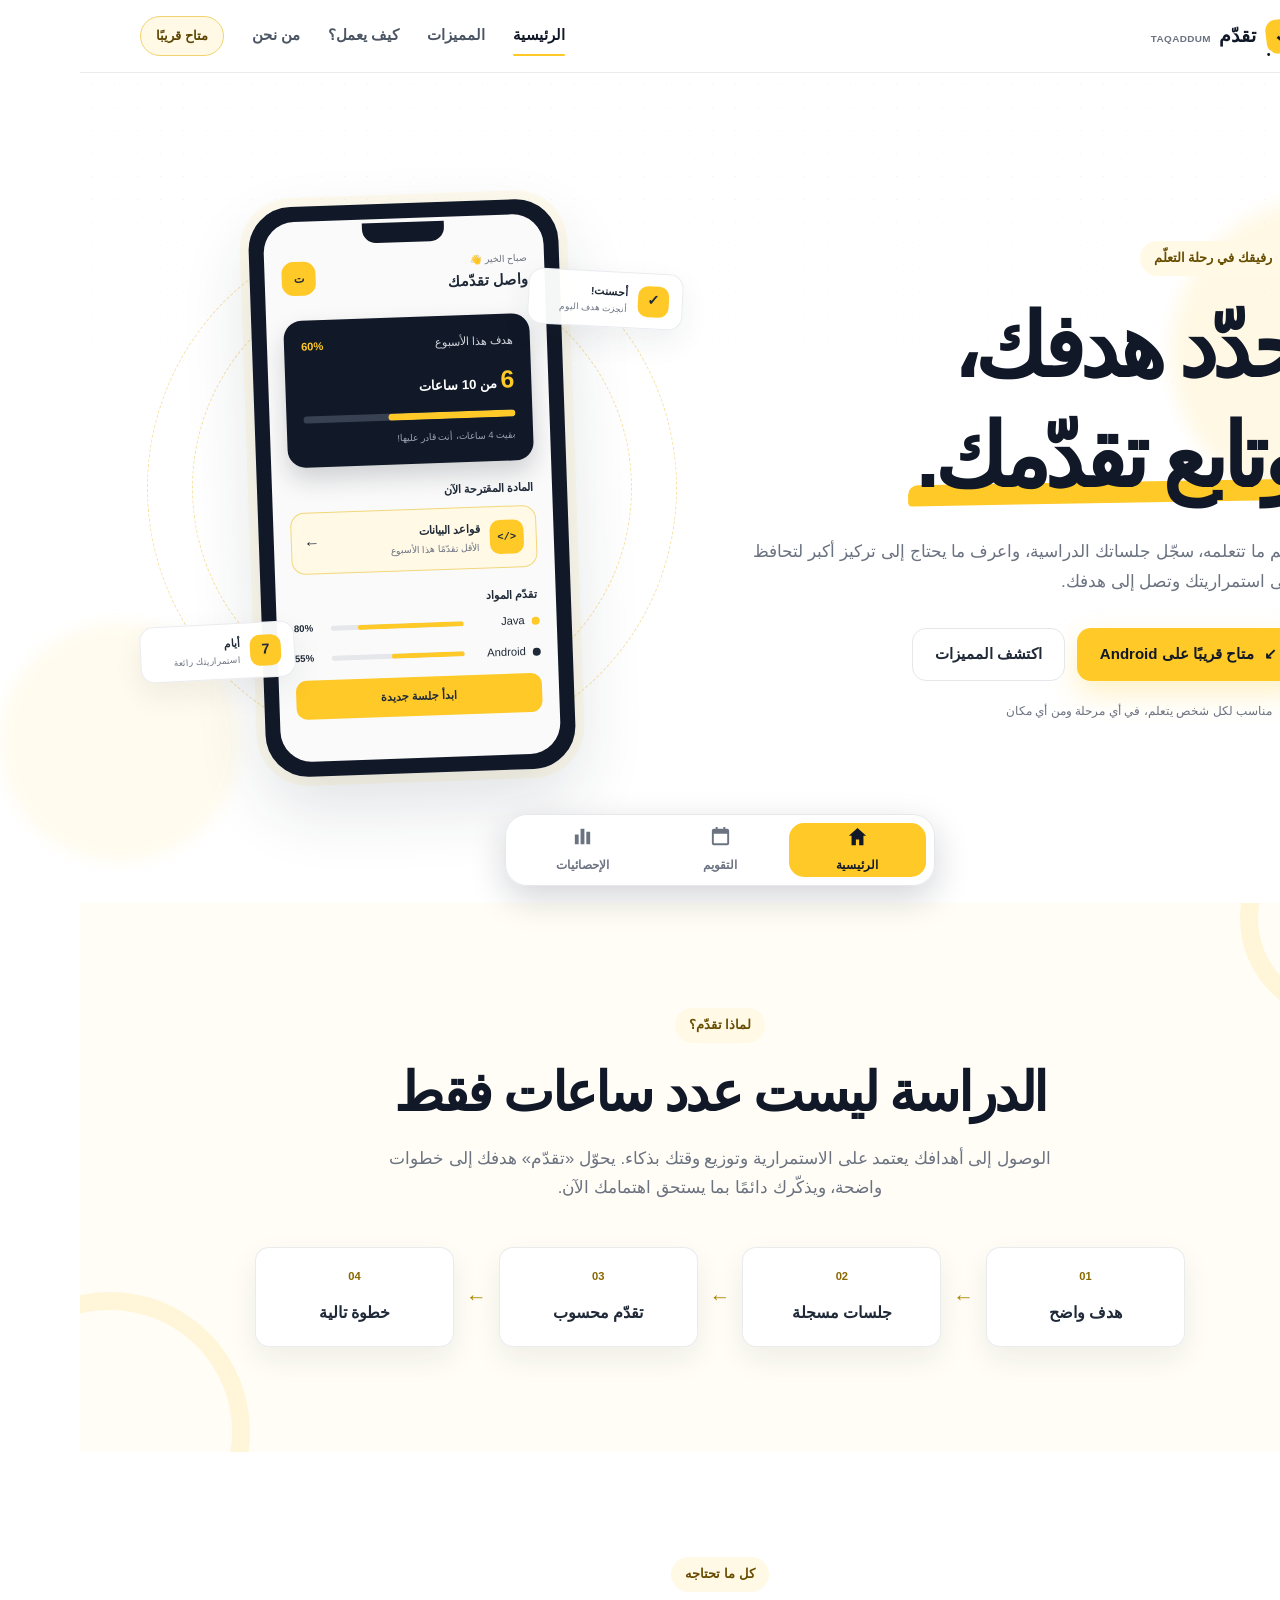
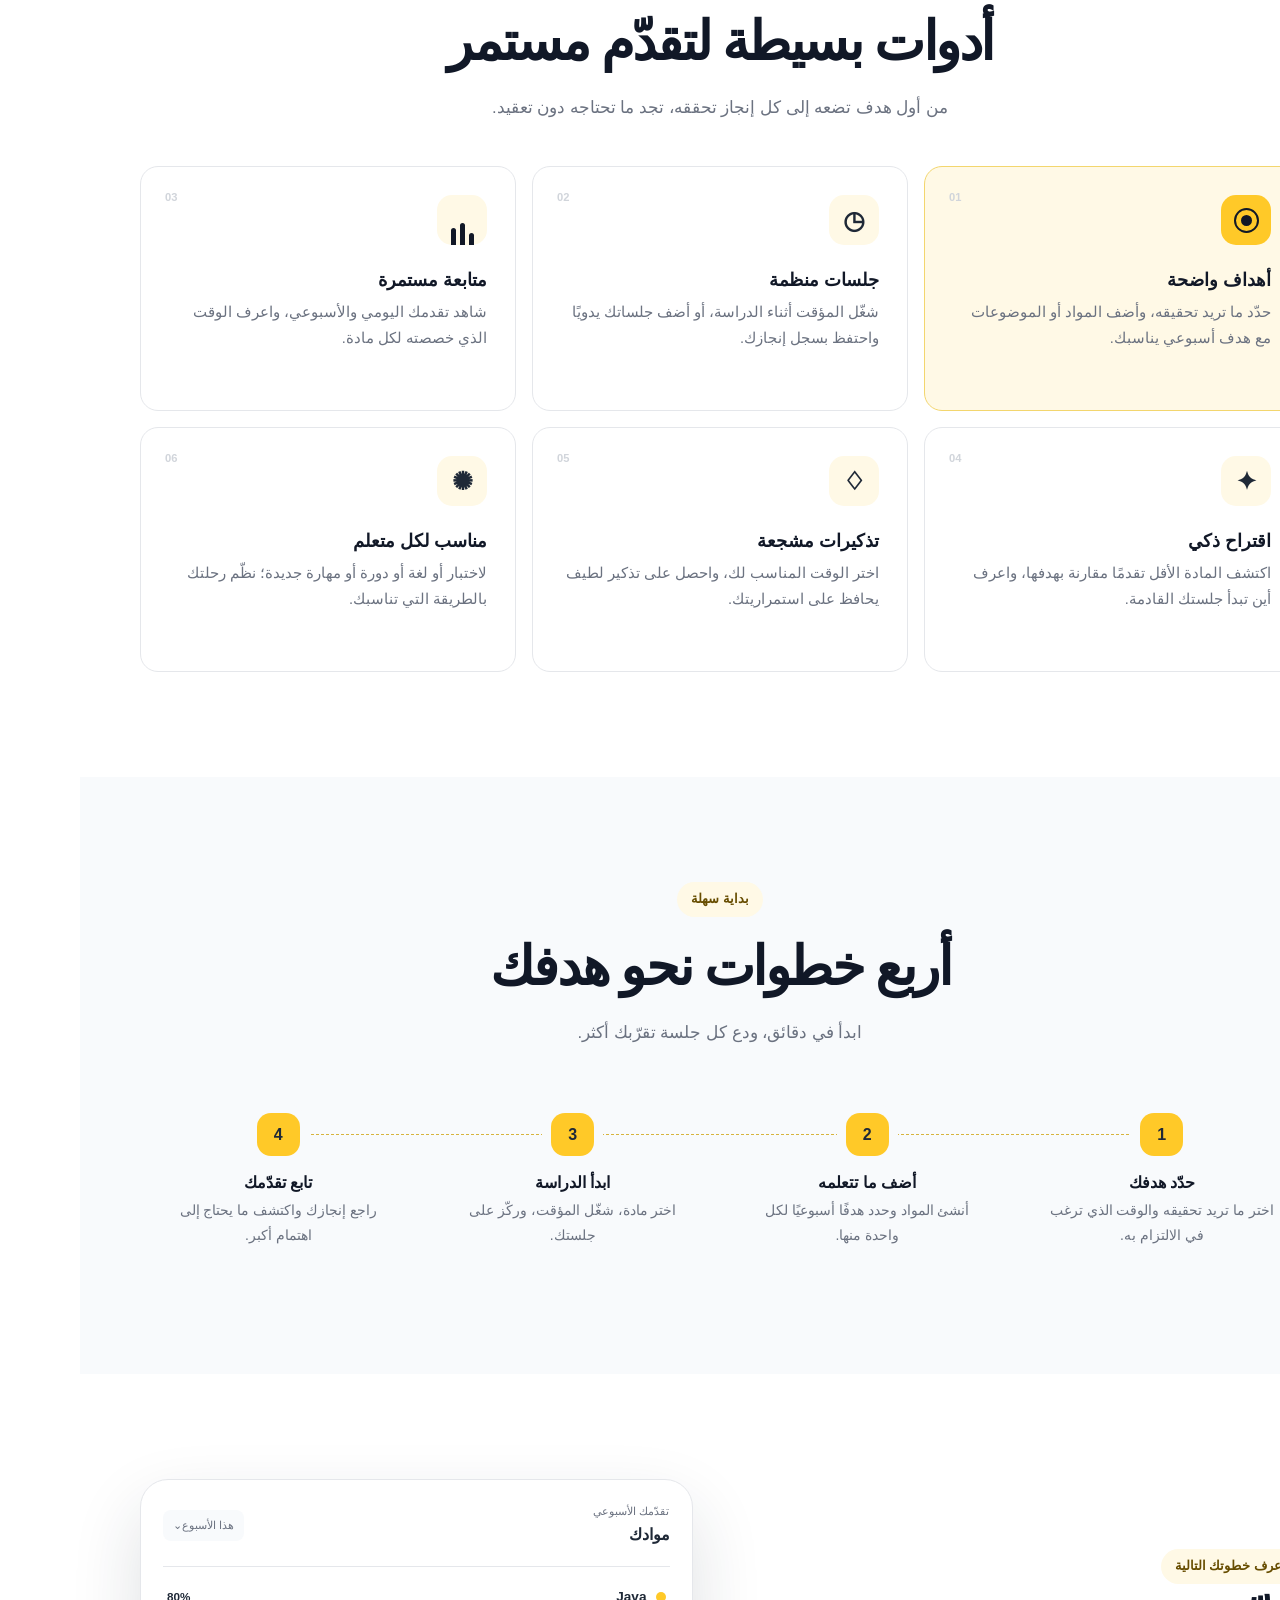
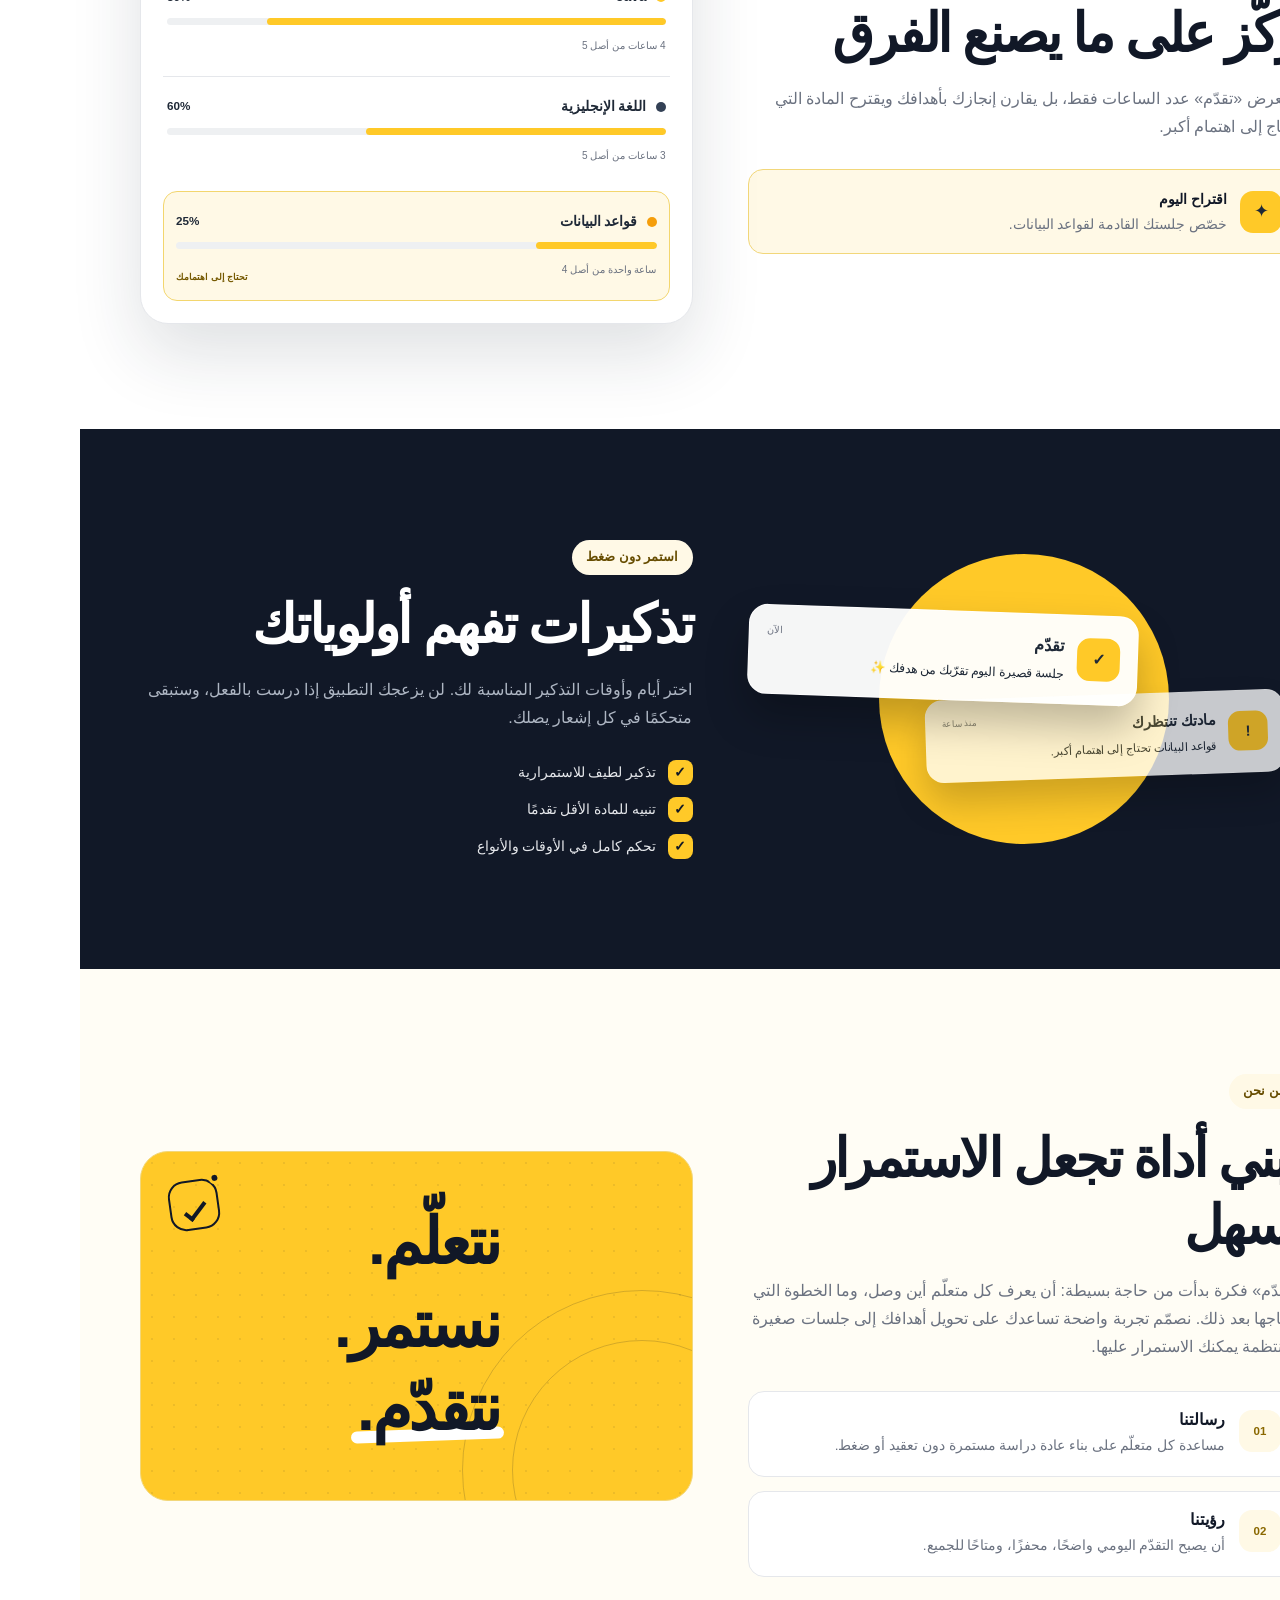
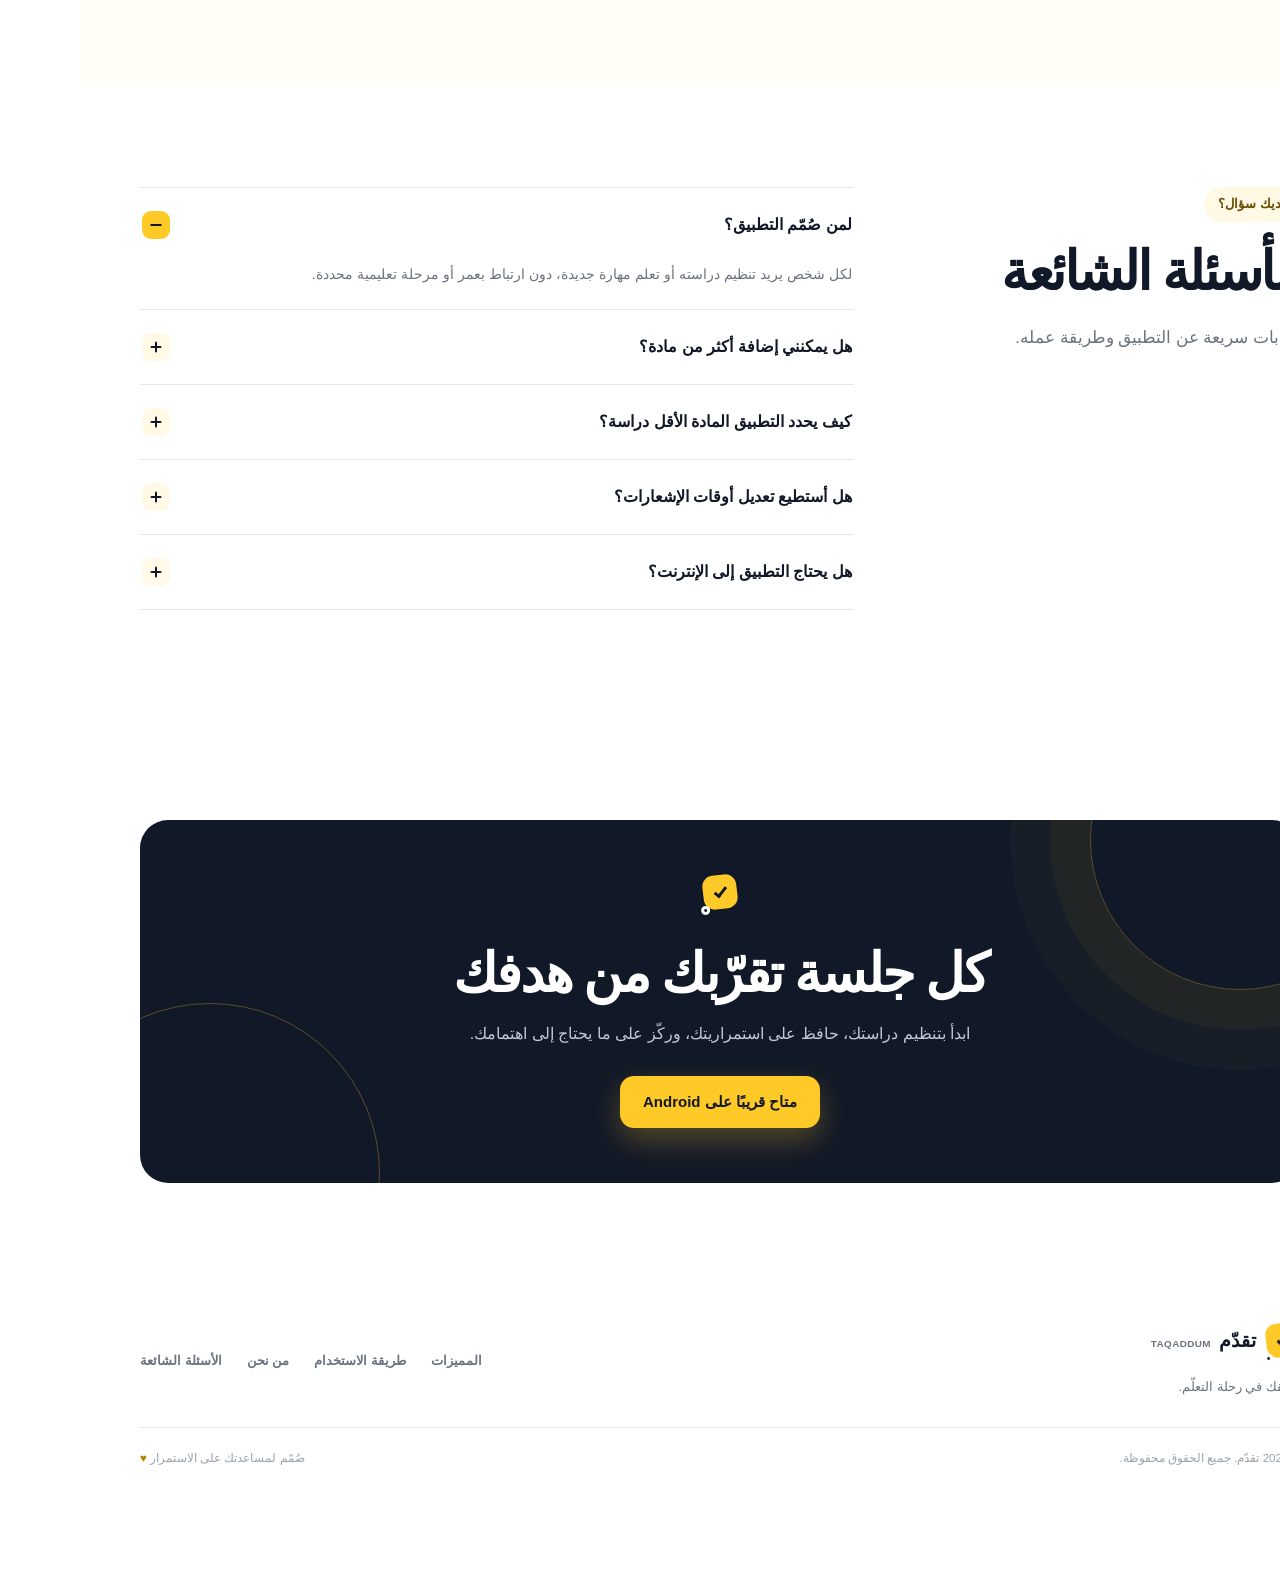
<file: index.html>
<!doctype html>
<html lang="ar" dir="rtl" class="no-js">
<head>
  <meta charset="UTF-8">
  <meta name="viewport" content="width=device-width, initial-scale=1.0">
  <meta name="description" content="تقدّم تطبيق Android يساعدك على تحديد أهدافك الدراسية، تسجيل جلساتك، ومتابعة تقدمك باستمرار.">
  <meta name="theme-color" content="#ffc928">
  <meta property="og:type" content="website">
  <meta property="og:locale" content="ar_SA">
  <meta property="og:title" content="تقدّم | حدّد هدفك، وتابع تقدّمك">
  <meta property="og:description" content="نظّم ما تتعلمه، تابع جلساتك، واعرف ما يحتاج إلى تركيز أكبر.">
  <meta name="twitter:card" content="summary">
  <meta name="twitter:title" content="تقدّم | Taqaddum">
  <meta name="twitter:description" content="رفيقك لتنظيم الدراسة والمحافظة على الاستمرارية.">
  <title>تقدّم | حدّد هدفك، وتابع تقدّمك</title>
  <link rel="stylesheet" href="css/style.css">
  <script>document.documentElement.classList.replace("no-js", "js");</script>
  <script src="js/main.js" defer></script>
</head>
<body>
  <a class="skip-link" href="#main-content">انتقل إلى المحتوى الرئيسي</a>

  <header class="site-header">
    <div class="container header-inner">
      <a class="brand" href="index.html" aria-label="تقدّم، الصفحة الرئيسية">
        <span class="brand-mark" aria-hidden="true"><span></span></span>
        <span class="brand-name">تقدّم <bdi lang="en">Taqaddum</bdi></span>
      </a>
      <button class="menu-toggle" type="button" aria-expanded="false" aria-controls="main-navigation" aria-label="فتح قائمة التنقل">
        <span></span><span></span><span></span>
      </button>
      <nav id="main-navigation" class="site-nav" aria-label="التنقل الرئيسي">
        <a href="index.html" aria-current="page">الرئيسية</a>
        <a href="features.html">المميزات</a>
        <a href="how-it-works.html">كيف يعمل؟</a>
        <a href="about.html">من نحن</a>
        <span class="nav-status" aria-label="التطبيق متاح قريبًا">متاح قريبًا</span>
      </nav>
    </div>
  </header>

  <main id="main-content">
    <section id="top" class="hero section">
      <div class="hero-glow glow-one" aria-hidden="true"></div>
      <div class="hero-glow glow-two" aria-hidden="true"></div>
      <div class="container hero-grid">
        <div class="hero-copy">
          <span class="eyebrow"><span aria-hidden="true">●</span> رفيقك في رحلة التعلّم</span>
          <h1>حدّد هدفك،<br><span>وتابع تقدّمك.</span></h1>
          <p>نظّم ما تتعلمه، سجّل جلساتك الدراسية، واعرف ما يحتاج إلى تركيز أكبر لتحافظ على استمراريتك وتصل إلى هدفك.</p>
          <div class="hero-actions">
            <button class="button button-primary" type="button" disabled><span aria-hidden="true">↙</span> متاح قريبًا على Android</button>
            <a class="button button-secondary" href="features.html">اكتشف المميزات</a>
          </div>
          <p class="hero-note"><span aria-hidden="true">✓</span> مناسب لكل شخص يتعلم، في أي مرحلة ومن أي مكان</p>
        </div>

        <div class="phone-stage" aria-label="نموذج توضيحي لشاشة تطبيق تقدّم">
          <div class="orbit orbit-one" aria-hidden="true"></div>
          <div class="orbit orbit-two" aria-hidden="true"></div>
          <div class="floating-chip chip-goal" aria-hidden="true">
            <span>✓</span><div><b>أحسنت!</b><small>أنجزت هدف اليوم</small></div>
          </div>
          <div class="floating-chip chip-streak" aria-hidden="true">
            <span>7</span><div><b>أيام</b><small>استمراريتك رائعة</small></div>
          </div>
          <div class="phone">
            <div class="phone-speaker" aria-hidden="true"></div>
            <div class="phone-screen">
              <div class="app-topbar">
                <div><small>صباح الخير 👋</small><strong>واصل تقدّمك</strong></div>
                <span class="avatar" aria-hidden="true">ت</span>
              </div>
              <article class="weekly-card">
                <div class="card-label-row"><span>هدف هذا الأسبوع</span><b>60%</b></div>
                <strong><span>6</span> من 10 ساعات</strong>
                <div class="progress-track" aria-label="أنجزت 60 بالمئة من هدف الأسبوع"><span style="width:60%"></span></div>
                <small>بقيت 4 ساعات، أنت قادر عليها!</small>
              </article>
              <p class="app-section-title">المادة المقترحة الآن</p>
              <article class="suggestion-card">
                <span class="subject-icon" aria-hidden="true">&lt;/&gt;</span>
                <div><strong>قواعد البيانات</strong><small>الأقل تقدّمًا هذا الأسبوع</small></div>
                <span class="arrow" aria-hidden="true">←</span>
              </article>
              <p class="app-section-title">تقدّم المواد</p>
              <div class="subject-row"><span class="subject-dot yellow"></span><span>Java</span><div class="mini-progress"><span style="width:80%"></span></div><b>80%</b></div>
              <div class="subject-row"><span class="subject-dot dark"></span><span>Android</span><div class="mini-progress"><span style="width:55%"></span></div><b>55%</b></div>
              <div class="start-session" aria-hidden="true">ابدأ جلسة جديدة</div>
            </div>
          </div>
        </div>
      </div>
    </section>

    <section class="problem section" aria-labelledby="problem-title">
      <div class="container narrow center-text">
        <span class="section-tag">لماذا تقدّم؟</span>
        <h2 id="problem-title">الدراسة ليست عدد ساعات فقط</h2>
        <p class="section-lead">الوصول إلى أهدافك يعتمد على الاستمرارية وتوزيع وقتك بذكاء. يحوّل «تقدّم» هدفك إلى خطوات واضحة، ويذكّرك دائمًا بما يستحق اهتمامك الآن.</p>
        <div class="problem-flow" aria-label="رحلة التقدم في التطبيق">
          <div><span>01</span><strong>هدف واضح</strong></div><i aria-hidden="true">←</i>
          <div><span>02</span><strong>جلسات مسجلة</strong></div><i aria-hidden="true">←</i>
          <div><span>03</span><strong>تقدّم محسوب</strong></div><i aria-hidden="true">←</i>
          <div><span>04</span><strong>خطوة تالية</strong></div>
        </div>
      </div>
    </section>

    <section id="features" class="features section" aria-labelledby="features-title">
      <div class="container">
        <div class="section-heading center-text">
          <span class="section-tag">كل ما تحتاجه</span>
          <h2 id="features-title">أدوات بسيطة لتقدّم مستمر</h2>
          <p>من أول هدف تضعه إلى كل إنجاز تحققه، تجد ما تحتاجه دون تعقيد.</p>
        </div>
        <div class="feature-grid">
          <article class="feature-card featured"><span class="feature-number">01</span><div class="feature-icon target-icon" aria-hidden="true"><span></span></div><h3>أهداف واضحة</h3><p>حدّد ما تريد تحقيقه، وأضف المواد أو الموضوعات مع هدف أسبوعي يناسبك.</p></article>
          <article class="feature-card"><span class="feature-number">02</span><div class="feature-icon" aria-hidden="true">◷</div><h3>جلسات منظمة</h3><p>شغّل المؤقت أثناء الدراسة، أو أضف جلساتك يدويًا واحتفظ بسجل إنجازك.</p></article>
          <article class="feature-card"><span class="feature-number">03</span><div class="feature-icon chart-icon" aria-hidden="true"><i></i><i></i><i></i></div><h3>متابعة مستمرة</h3><p>شاهد تقدمك اليومي والأسبوعي، واعرف الوقت الذي خصصته لكل مادة.</p></article>
          <article class="feature-card"><span class="feature-number">04</span><div class="feature-icon" aria-hidden="true">✦</div><h3>اقتراح ذكي</h3><p>اكتشف المادة الأقل تقدمًا مقارنة بهدفها، واعرف أين تبدأ جلستك القادمة.</p></article>
          <article class="feature-card"><span class="feature-number">05</span><div class="feature-icon" aria-hidden="true">♢</div><h3>تذكيرات مشجعة</h3><p>اختر الوقت المناسب لك، واحصل على تذكير لطيف يحافظ على استمراريتك.</p></article>
          <article class="feature-card"><span class="feature-number">06</span><div class="feature-icon" aria-hidden="true">✺</div><h3>مناسب لكل متعلم</h3><p>لاختبار أو لغة أو دورة أو مهارة جديدة؛ نظّم رحلتك بالطريقة التي تناسبك.</p></article>
        </div>
      </div>
    </section>

    <section id="how-it-works" class="how-it-works section" aria-labelledby="how-title">
      <div class="container">
        <div class="section-heading center-text"><span class="section-tag">بداية سهلة</span><h2 id="how-title">أربع خطوات نحو هدفك</h2><p>ابدأ في دقائق، ودع كل جلسة تقرّبك أكثر.</p></div>
        <ol class="steps-list">
          <li><span class="step-number">1</span><div><h3>حدّد هدفك</h3><p>اختر ما تريد تحقيقه والوقت الذي ترغب في الالتزام به.</p></div></li>
          <li><span class="step-number">2</span><div><h3>أضف ما تتعلمه</h3><p>أنشئ المواد وحدد هدفًا أسبوعيًا لكل واحدة منها.</p></div></li>
          <li><span class="step-number">3</span><div><h3>ابدأ الدراسة</h3><p>اختر مادة، شغّل المؤقت، وركّز على جلستك.</p></div></li>
          <li><span class="step-number">4</span><div><h3>تابع تقدّمك</h3><p>راجع إنجازك واكتشف ما يحتاج إلى اهتمام أكبر.</p></div></li>
        </ol>
      </div>
    </section>

    <section class="smart-suggestion section" aria-labelledby="suggestion-title">
      <div class="container suggestion-grid">
        <div class="suggestion-copy">
          <span class="section-tag">اعرف خطوتك التالية</span><h2 id="suggestion-title">ركّز على ما يصنع الفرق</h2>
          <p>لا يعرض «تقدّم» عدد الساعات فقط، بل يقارن إنجازك بأهدافك ويقترح المادة التي تحتاج إلى اهتمام أكبر.</p>
          <div class="tip-box"><span aria-hidden="true">✦</span><p><strong>اقتراح اليوم</strong>خصّص جلستك القادمة لقواعد البيانات.</p></div>
        </div>
        <div class="progress-panel" aria-label="مثال على تقدم المواد">
          <div class="panel-header"><div><small>تقدّمك الأسبوعي</small><strong>موادك</strong></div><span>هذا الأسبوع⌄</span></div>
          <div class="progress-item"><div><span class="panel-dot java"></span><strong>Java</strong><b>80%</b></div><div class="panel-track"><span style="width:80%"></span></div><small>4 ساعات من أصل 5</small></div>
          <div class="progress-item"><div><span class="panel-dot english"></span><strong>اللغة الإنجليزية</strong><b>60%</b></div><div class="panel-track"><span style="width:60%"></span></div><small>3 ساعات من أصل 5</small></div>
          <div class="progress-item needs-attention"><div><span class="panel-dot database"></span><strong>قواعد البيانات</strong><b>25%</b></div><div class="panel-track"><span style="width:25%"></span></div><small>ساعة واحدة من أصل 4</small><span class="attention-label">تحتاج إلى اهتمامك</span></div>
        </div>
      </div>
    </section>

    <section class="reminders section" aria-labelledby="reminders-title">
      <div class="container reminders-grid">
        <div class="notification-stack" aria-label="أمثلة على تذكيرات التطبيق">
          <article class="notification-card front"><span class="notification-logo">✓</span><div><strong>تقدّم</strong><small>الآن</small><p>جلسة قصيرة اليوم تقرّبك من هدفك ✨</p></div></article>
          <article class="notification-card back"><span class="notification-logo">!</span><div><strong>مادتك تنتظرك</strong><small>منذ ساعة</small><p>قواعد البيانات تحتاج إلى اهتمام أكبر.</p></div></article>
        </div>
        <div class="reminders-copy">
          <span class="section-tag">استمر دون ضغط</span><h2 id="reminders-title">تذكيرات تفهم أولوياتك</h2>
          <p>اختر أيام وأوقات التذكير المناسبة لك. لن يزعجك التطبيق إذا درست بالفعل، وستبقى متحكمًا في كل إشعار يصلك.</p>
          <ul class="check-list"><li><span>✓</span> تذكير لطيف للاستمرارية</li><li><span>✓</span> تنبيه للمادة الأقل تقدمًا</li><li><span>✓</span> تحكم كامل في الأوقات والأنواع</li></ul>
        </div>
      </div>
    </section>

    <section id="about" class="about section" aria-labelledby="about-title">
      <div class="container about-grid">
        <div class="about-visual" aria-hidden="true">
          <div class="about-mark"><span></span></div>
          <p>نتعلّم.<br>نستمر.<br><strong>نتقدّم.</strong></p>
          <span class="about-orbit orbit-small"></span>
          <span class="about-orbit orbit-large"></span>
        </div>
        <div class="about-copy">
          <span class="section-tag">من نحن</span>
          <h2 id="about-title">نبني أداة تجعل الاستمرار أسهل</h2>
          <p>
            «تقدّم» فكرة بدأت من حاجة بسيطة: أن يعرف كل متعلّم أين وصل، وما
            الخطوة التي يحتاجها بعد ذلك. نصمّم تجربة واضحة تساعدك على تحويل
            أهدافك إلى جلسات صغيرة ومنتظمة يمكنك الاستمرار عليها.
          </p>
          <div class="about-values">
            <article>
              <span aria-hidden="true">01</span>
              <div><h3>رسالتنا</h3><p>مساعدة كل متعلّم على بناء عادة دراسة مستمرة دون تعقيد أو ضغط.</p></div>
            </article>
            <article>
              <span aria-hidden="true">02</span>
              <div><h3>رؤيتنا</h3><p>أن يصبح التقدّم اليومي واضحًا، محفزًا، ومتاحًا للجميع.</p></div>
            </article>
          </div>
        </div>
      </div>
    </section>

    <section id="faq" class="faq section" aria-labelledby="faq-title">
      <div class="container faq-layout">
        <div class="faq-intro"><span class="section-tag">لديك سؤال؟</span><h2 id="faq-title">الأسئلة الشائعة</h2><p>إجابات سريعة عن التطبيق وطريقة عمله.</p></div>
        <div class="accordion">
          <article class="faq-item"><h3><button type="button" aria-expanded="true" aria-controls="answer-1" id="question-1"><span>لمن صُمّم التطبيق؟</span><i aria-hidden="true"></i></button></h3><div class="faq-answer" id="answer-1" role="region" aria-labelledby="question-1"><p>لكل شخص يريد تنظيم دراسته أو تعلم مهارة جديدة، دون ارتباط بعمر أو مرحلة تعليمية محددة.</p></div></article>
          <article class="faq-item"><h3><button type="button" aria-expanded="true" aria-controls="answer-2" id="question-2"><span>هل يمكنني إضافة أكثر من مادة؟</span><i aria-hidden="true"></i></button></h3><div class="faq-answer" id="answer-2" role="region" aria-labelledby="question-2"><p>نعم، يمكنك إضافة عدة مواد أو موضوعات وتحديد هدف أسبوعي مختلف لكل واحد منها.</p></div></article>
          <article class="faq-item"><h3><button type="button" aria-expanded="true" aria-controls="answer-3" id="question-3"><span>كيف يحدد التطبيق المادة الأقل دراسة؟</span><i aria-hidden="true"></i></button></h3><div class="faq-answer" id="answer-3" role="region" aria-labelledby="question-3"><p>يقارن الوقت الذي درسته بالهدف المحدد لكل مادة، ثم يعرض المادة صاحبة أقل نسبة تقدم.</p></div></article>
          <article class="faq-item"><h3><button type="button" aria-expanded="true" aria-controls="answer-4" id="question-4"><span>هل أستطيع تعديل أوقات الإشعارات؟</span><i aria-hidden="true"></i></button></h3><div class="faq-answer" id="answer-4" role="region" aria-labelledby="question-4"><p>نعم، يمكنك اختيار الأيام والأوقات، والتحكم في كل نوع من الإشعارات أو إيقافه.</p></div></article>
          <article class="faq-item"><h3><button type="button" aria-expanded="true" aria-controls="answer-5" id="question-5"><span>هل يحتاج التطبيق إلى الإنترنت؟</span><i aria-hidden="true"></i></button></h3><div class="faq-answer" id="answer-5" role="region" aria-labelledby="question-5"><p>يمكن استخدام الوظائف الأساسية ومتابعة جلساتك دون اتصال بالإنترنت.</p></div></article>
        </div>
      </div>
    </section>

    <section class="final-cta section" aria-labelledby="cta-title">
      <div class="container"><div class="cta-card">
        <div class="cta-decoration decoration-one" aria-hidden="true"></div><div class="cta-decoration decoration-two" aria-hidden="true"></div>
        <span class="brand-mark brand-mark-light" aria-hidden="true"><span></span></span>
        <h2 id="cta-title">كل جلسة تقرّبك من هدفك</h2>
        <p>ابدأ بتنظيم دراستك، حافظ على استمراريتك، وركّز على ما يحتاج إلى اهتمامك.</p>
        <button class="button button-light" type="button" disabled>متاح قريبًا على Android</button>
      </div></div>
    </section>
  </main>

  <footer class="site-footer">
    <div class="container footer-main">
      <div><a class="brand" href="index.html" aria-label="تقدّم، الصفحة الرئيسية"><span class="brand-mark" aria-hidden="true"><span></span></span><span class="brand-name">تقدّم <bdi lang="en">Taqaddum</bdi></span></a><p>رفيقك في رحلة التعلّم.</p></div>
      <nav aria-label="روابط التذييل"><a href="features.html">المميزات</a><a href="how-it-works.html">طريقة الاستخدام</a><a href="about.html">من نحن</a><a href="about.html#faq">الأسئلة الشائعة</a></nav>
    </div>
    <div class="container footer-bottom"><p>© 2026 تقدّم. جميع الحقوق محفوظة.</p><p>صُمّم لمساعدتك على الاستمرار <span aria-hidden="true">♥</span></p></div>
  </footer>

  <nav class="app-bottom-nav" aria-label="صفحات التطبيق">
    <a class="is-active" href="index.html" aria-current="page">
      <svg viewBox="0 0 24 24" aria-hidden="true"><path d="M3 11.2 12 3l9 8.2h-2.8V21h-4.5v-6h-3.4v6H5.8v-9.8Z"/></svg>
      <span>الرئيسية</span>
    </a>
    <a href="calendar.html">
      <svg viewBox="0 0 24 24" aria-hidden="true"><path d="M7 2h2v2h6V2h2v2h2a2 2 0 0 1 2 2v13a2 2 0 0 1-2 2H5a2 2 0 0 1-2-2V6a2 2 0 0 1 2-2h2Zm-2 7v10h14V9Z"/></svg>
      <span>التقويم</span>
    </a>
    <a href="statistics.html">
      <svg viewBox="0 0 24 24" aria-hidden="true"><path d="M4 20h4V10H4Zm6 0h4V4h-4Zm6 0h4V7h-4Z"/></svg>
      <span>الإحصائيات</span>
    </a>
  </nav>
</body>
</html>
</file>
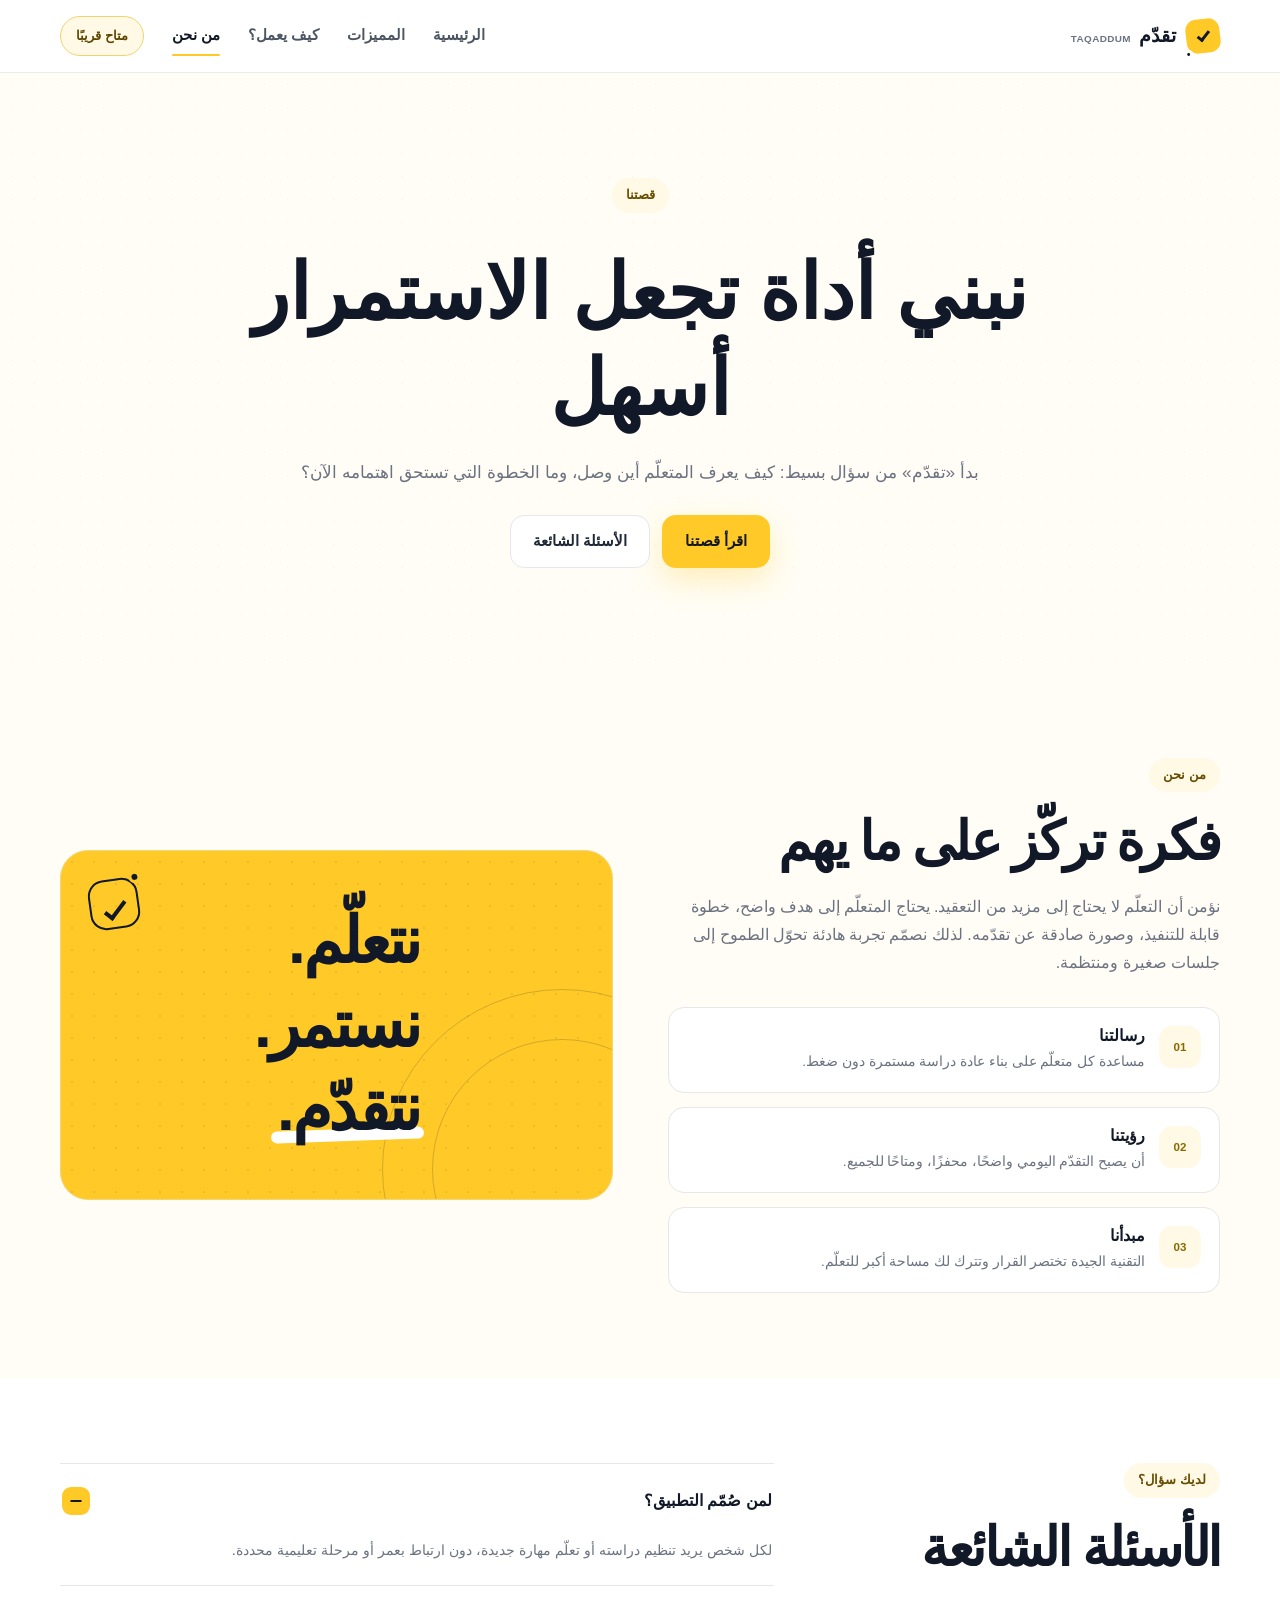
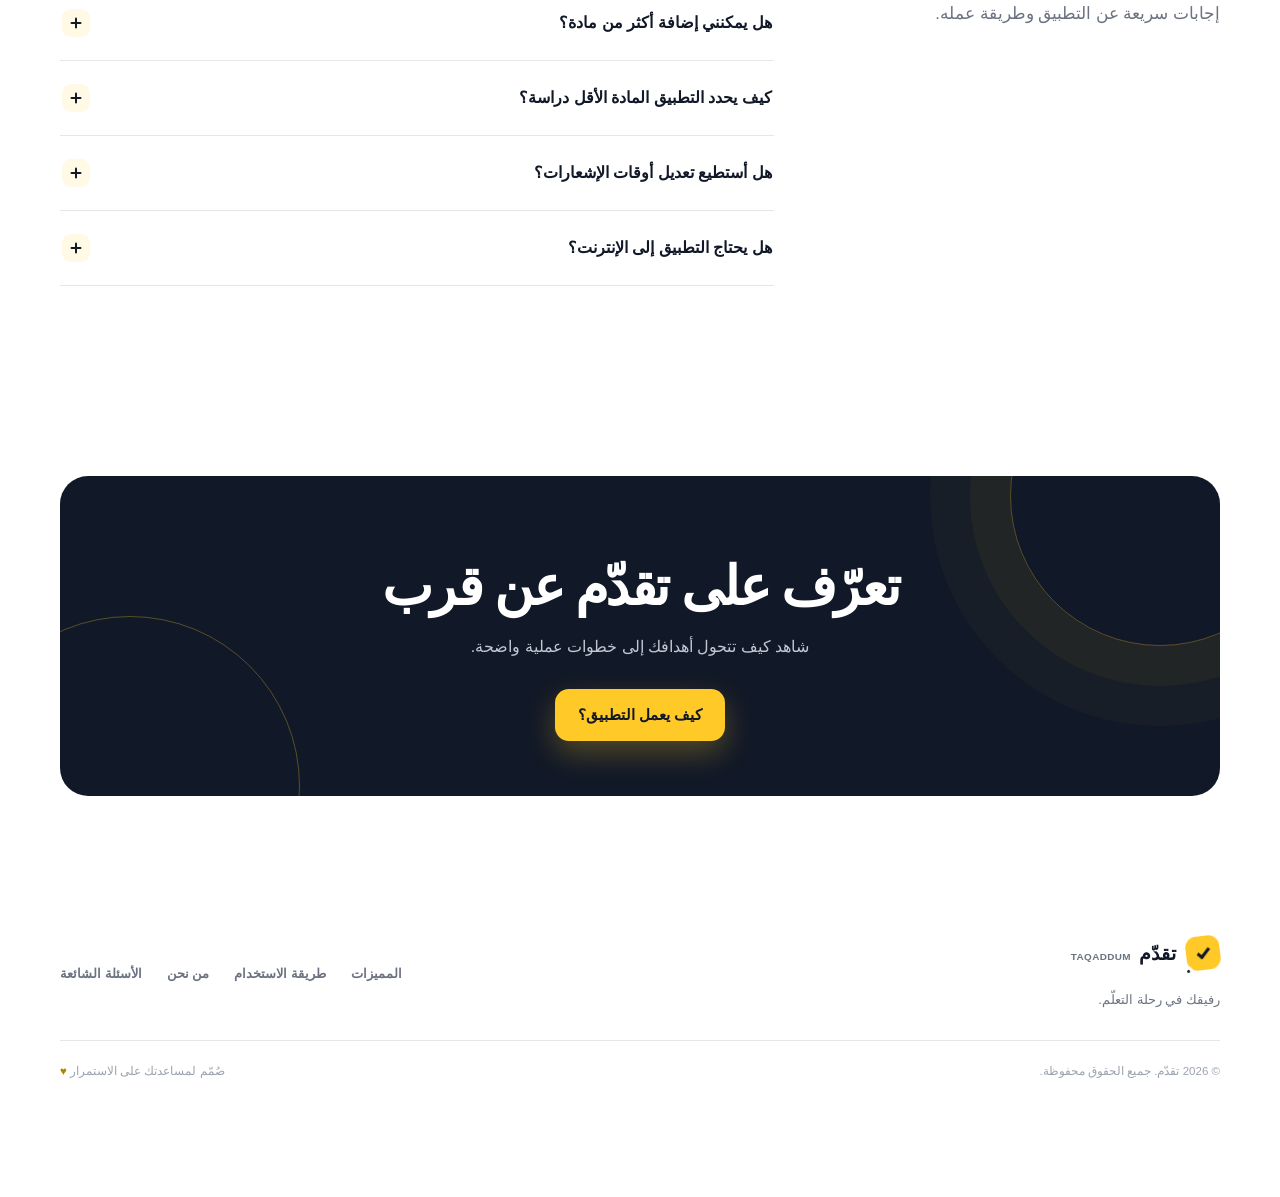
<file: about.html>
<!doctype html>
<html lang="ar" dir="rtl" class="no-js">
<head><meta charset="UTF-8"><meta name="viewport" content="width=device-width, initial-scale=1.0"><meta name="description" content="تعرّف على رسالة تطبيق تقدّم وإجابات الأسئلة الشائعة."><meta name="theme-color" content="#ffc928"><title>من نحن | تقدّم</title><link rel="stylesheet" href="css/style.css"><script>document.documentElement.classList.replace("no-js", "js");</script><script src="js/main.js" defer></script></head>
<body><a class="skip-link" href="#main-content">انتقل إلى المحتوى الرئيسي</a>
  <header class="site-header"><div class="container header-inner"><a class="brand" href="index.html" aria-label="تقدّم، الصفحة الرئيسية"><span class="brand-mark" aria-hidden="true"><span></span></span><span class="brand-name">تقدّم <bdi lang="en">Taqaddum</bdi></span></a><button class="menu-toggle" type="button" aria-expanded="false" aria-controls="main-navigation" aria-label="فتح قائمة التنقل"><span></span><span></span><span></span></button><nav id="main-navigation" class="site-nav" aria-label="التنقل الرئيسي"><a href="index.html">الرئيسية</a><a href="features.html">المميزات</a><a href="how-it-works.html">كيف يعمل؟</a><a href="about.html" aria-current="page">من نحن</a><span class="nav-status">متاح قريبًا</span></nav></div></header>
  <main id="main-content">
    <section class="page-hero section"><div class="container"><span class="section-tag">قصتنا</span><h1>نبني أداة تجعل الاستمرار أسهل</h1><p>بدأ «تقدّم» من سؤال بسيط: كيف يعرف المتعلّم أين وصل، وما الخطوة التي تستحق اهتمامه الآن؟</p><div class="page-hero-actions"><a class="button button-primary" href="#story">اقرأ قصتنا</a><a class="button button-secondary" href="#faq">الأسئلة الشائعة</a></div></div></section>
    <section id="story" class="about content-section"><div class="container about-grid"><div class="about-visual" aria-hidden="true"><div class="about-mark"><span></span></div><p>نتعلّم.<br>نستمر.<br><strong>نتقدّم.</strong></p><span class="about-orbit orbit-small"></span><span class="about-orbit orbit-large"></span></div><div class="about-copy"><span class="section-tag">من نحن</span><h2>فكرة تركّز على ما يهم</h2><p>نؤمن أن التعلّم لا يحتاج إلى مزيد من التعقيد. يحتاج المتعلّم إلى هدف واضح، خطوة قابلة للتنفيذ، وصورة صادقة عن تقدّمه. لذلك نصمّم تجربة هادئة تحوّل الطموح إلى جلسات صغيرة ومنتظمة.</p><div class="about-values"><article><span>01</span><div><h3>رسالتنا</h3><p>مساعدة كل متعلّم على بناء عادة دراسة مستمرة دون ضغط.</p></div></article><article><span>02</span><div><h3>رؤيتنا</h3><p>أن يصبح التقدّم اليومي واضحًا، محفزًا، ومتاحًا للجميع.</p></div></article><article><span>03</span><div><h3>مبدأنا</h3><p>التقنية الجيدة تختصر القرار وتترك لك مساحة أكبر للتعلّم.</p></div></article></div></div></div></section>
    <section id="faq" class="faq content-section" aria-labelledby="faq-title"><div class="container faq-layout"><div class="faq-intro"><span class="section-tag">لديك سؤال؟</span><h2 id="faq-title">الأسئلة الشائعة</h2><p>إجابات سريعة عن التطبيق وطريقة عمله.</p></div><div class="accordion">
      <article class="faq-item"><h3><button type="button" aria-expanded="true" aria-controls="answer-1" id="question-1"><span>لمن صُمّم التطبيق؟</span><i aria-hidden="true"></i></button></h3><div class="faq-answer" id="answer-1" role="region" aria-labelledby="question-1"><p>لكل شخص يريد تنظيم دراسته أو تعلّم مهارة جديدة، دون ارتباط بعمر أو مرحلة تعليمية محددة.</p></div></article>
      <article class="faq-item"><h3><button type="button" aria-expanded="false" aria-controls="answer-2" id="question-2"><span>هل يمكنني إضافة أكثر من مادة؟</span><i aria-hidden="true"></i></button></h3><div class="faq-answer" id="answer-2" role="region" aria-labelledby="question-2"><p>نعم، يمكنك إضافة عدة مواد أو موضوعات وتحديد هدف أسبوعي مختلف لكل واحد منها.</p></div></article>
      <article class="faq-item"><h3><button type="button" aria-expanded="false" aria-controls="answer-3" id="question-3"><span>كيف يحدد التطبيق المادة الأقل دراسة؟</span><i aria-hidden="true"></i></button></h3><div class="faq-answer" id="answer-3" role="region" aria-labelledby="question-3"><p>يقارن الوقت الذي درسته بالهدف المحدد لكل مادة، ثم يعرض المادة صاحبة أقل نسبة تقدم.</p></div></article>
      <article class="faq-item"><h3><button type="button" aria-expanded="false" aria-controls="answer-4" id="question-4"><span>هل أستطيع تعديل أوقات الإشعارات؟</span><i aria-hidden="true"></i></button></h3><div class="faq-answer" id="answer-4" role="region" aria-labelledby="question-4"><p>نعم، يمكنك اختيار الأيام والأوقات، والتحكم في كل نوع من الإشعارات أو إيقافه.</p></div></article>
      <article class="faq-item"><h3><button type="button" aria-expanded="false" aria-controls="answer-5" id="question-5"><span>هل يحتاج التطبيق إلى الإنترنت؟</span><i aria-hidden="true"></i></button></h3><div class="faq-answer" id="answer-5" role="region" aria-labelledby="question-5"><p>يمكن استخدام الوظائف الأساسية ومتابعة جلساتك دون اتصال بالإنترنت.</p></div></article>
    </div></div></section>
    <section class="final-cta section"><div class="container"><div class="cta-card"><div class="cta-decoration decoration-one" aria-hidden="true"></div><div class="cta-decoration decoration-two" aria-hidden="true"></div><h2>تعرّف على تقدّم عن قرب</h2><p>شاهد كيف تتحول أهدافك إلى خطوات عملية واضحة.</p><a class="button button-light" href="how-it-works.html">كيف يعمل التطبيق؟</a></div></div></section>
  </main>
  <footer class="site-footer"><div class="container footer-main"><div><a class="brand" href="index.html"><span class="brand-mark" aria-hidden="true"><span></span></span><span class="brand-name">تقدّم <bdi lang="en">Taqaddum</bdi></span></a><p>رفيقك في رحلة التعلّم.</p></div><nav aria-label="روابط التذييل"><a href="features.html">المميزات</a><a href="how-it-works.html">طريقة الاستخدام</a><a href="about.html">من نحن</a><a href="#faq">الأسئلة الشائعة</a></nav></div><div class="container footer-bottom"><p>© 2026 تقدّم. جميع الحقوق محفوظة.</p><p>صُمّم لمساعدتك على الاستمرار <span aria-hidden="true">♥</span></p></div></footer>
</body></html>
</file>
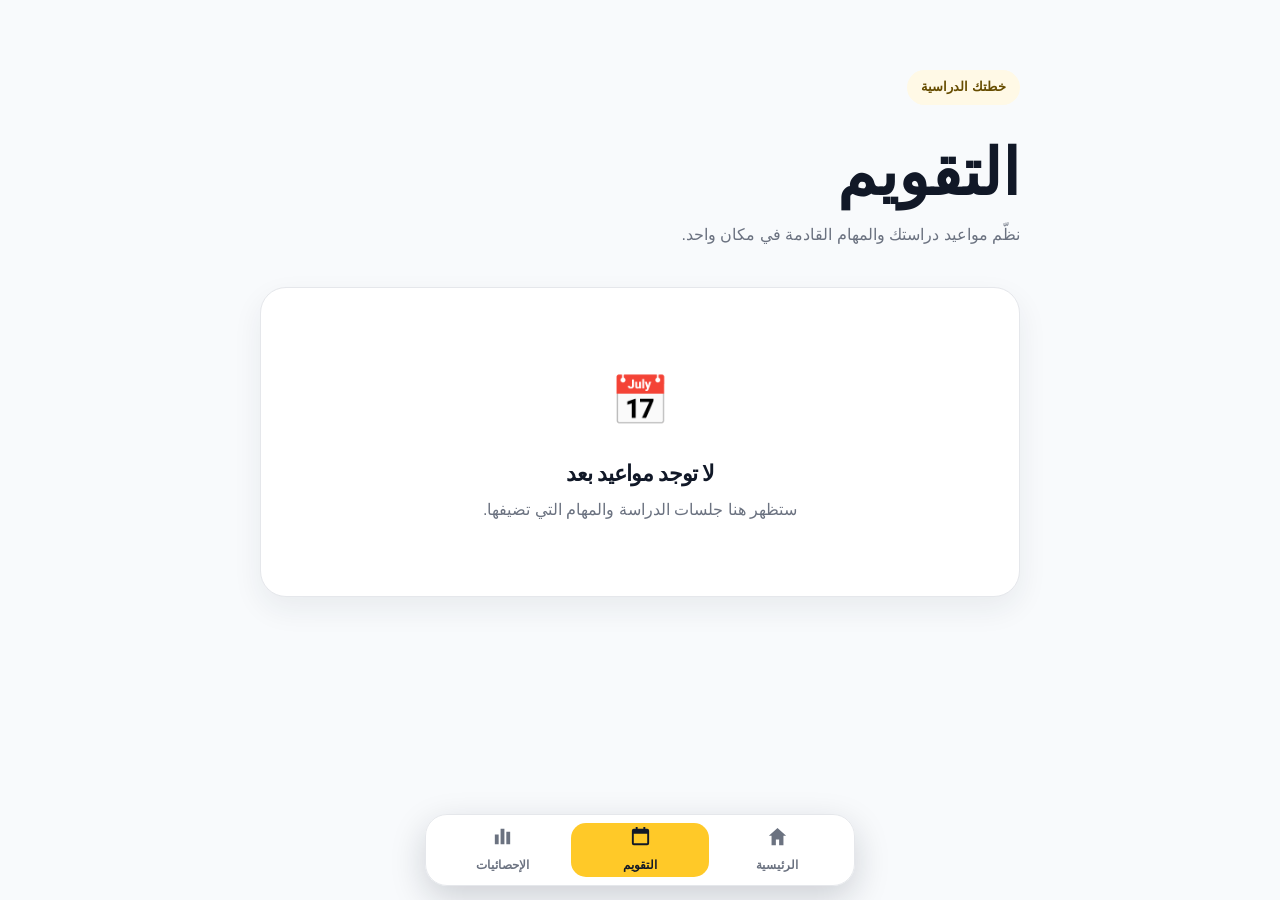
<file: calendar.html>
<!doctype html>
<html lang="ar" dir="rtl">
<head><meta charset="UTF-8"><meta name="viewport" content="width=device-width, initial-scale=1.0"><meta name="theme-color" content="#ffc928"><title>التقويم | تقدّم</title><link rel="stylesheet" href="css/style.css"></head>
<body class="app-page">
  <main class="app-page-main">
    <span class="section-tag">خطتك الدراسية</span><h1>التقويم</h1><p>نظّم مواعيد دراستك والمهام القادمة في مكان واحد.</p>
    <section class="empty-app-card"><span aria-hidden="true">📅</span><h2>لا توجد مواعيد بعد</h2><p>ستظهر هنا جلسات الدراسة والمهام التي تضيفها.</p></section>
  </main>
  <nav class="app-bottom-nav" aria-label="صفحات التطبيق">
    <a href="index.html"><svg viewBox="0 0 24 24" aria-hidden="true"><path d="M3 11.2 12 3l9 8.2h-2.8V21h-4.5v-6h-3.4v6H5.8v-9.8Z"/></svg><span>الرئيسية</span></a>
    <a class="is-active" href="calendar.html" aria-current="page"><svg viewBox="0 0 24 24" aria-hidden="true"><path d="M7 2h2v2h6V2h2v2h2a2 2 0 0 1 2 2v13a2 2 0 0 1-2 2H5a2 2 0 0 1-2-2V6a2 2 0 0 1 2-2h2Zm-2 7v10h14V9Z"/></svg><span>التقويم</span></a>
    <a href="statistics.html"><svg viewBox="0 0 24 24" aria-hidden="true"><path d="M4 20h4V10H4Zm6 0h4V4h-4Zm6 0h4V7h-4Z"/></svg><span>الإحصائيات</span></a>
  </nav>
</body></html>
</file>
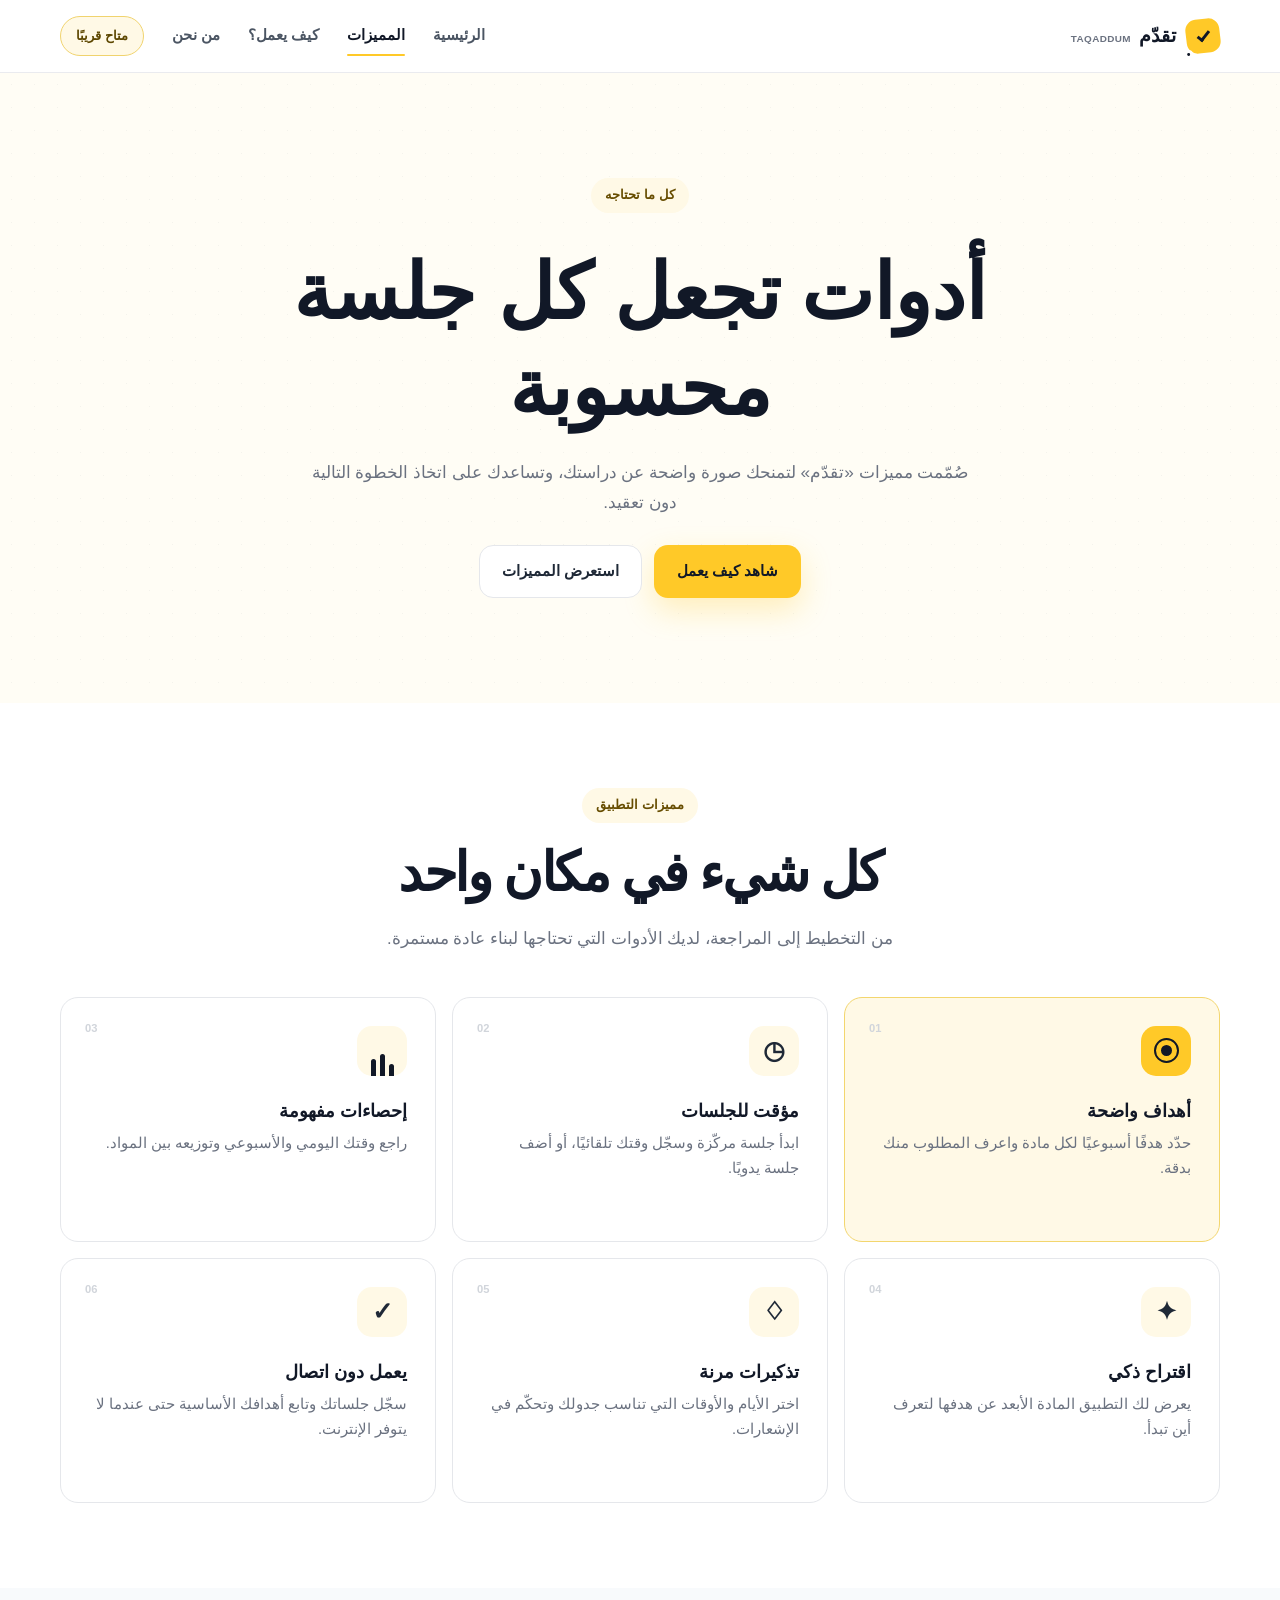
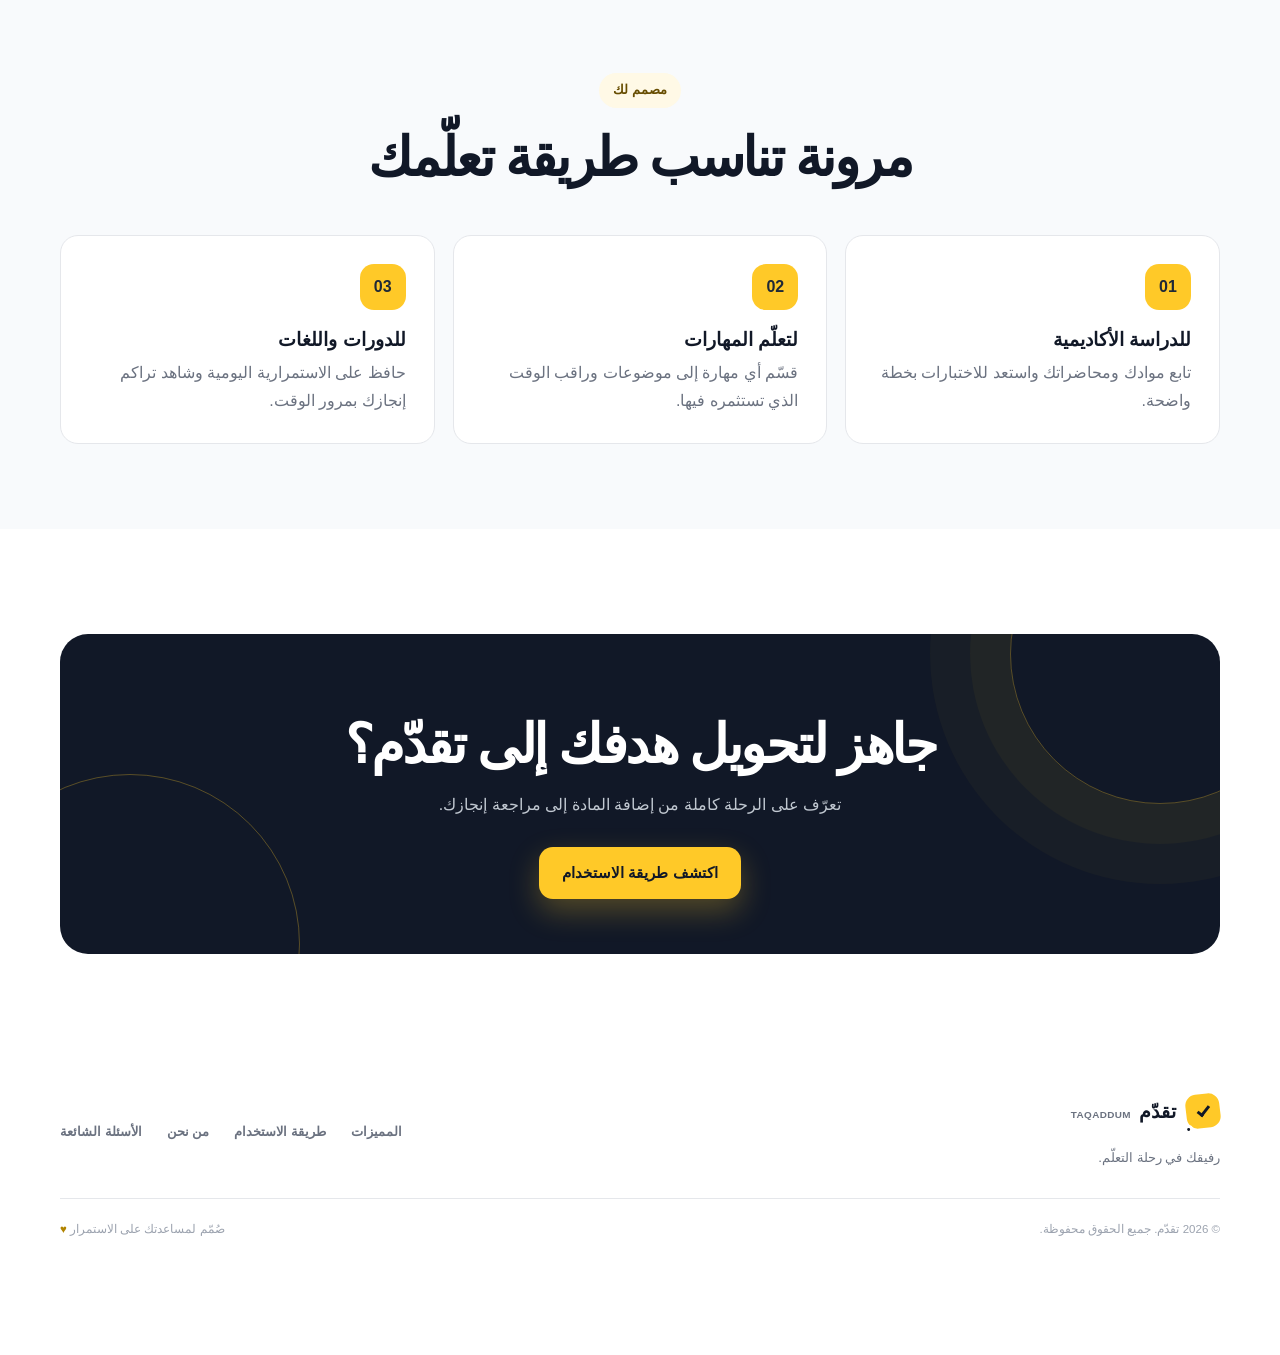
<file: features.html>
<!doctype html>
<html lang="ar" dir="rtl" class="no-js">
<head>
  <meta charset="UTF-8"><meta name="viewport" content="width=device-width, initial-scale=1.0">
  <meta name="description" content="تعرّف على مميزات تطبيق تقدّم لتنظيم الدراسة ومتابعة الأهداف والجلسات.">
  <meta name="theme-color" content="#ffc928"><title>المميزات | تقدّم</title>
  <link rel="stylesheet" href="css/style.css"><script>document.documentElement.classList.replace("no-js", "js");</script><script src="js/main.js" defer></script>
</head>
<body>
  <a class="skip-link" href="#main-content">انتقل إلى المحتوى الرئيسي</a>
  <header class="site-header"><div class="container header-inner">
    <a class="brand" href="index.html" aria-label="تقدّم، الصفحة الرئيسية"><span class="brand-mark" aria-hidden="true"><span></span></span><span class="brand-name">تقدّم <bdi lang="en">Taqaddum</bdi></span></a>
    <button class="menu-toggle" type="button" aria-expanded="false" aria-controls="main-navigation" aria-label="فتح قائمة التنقل"><span></span><span></span><span></span></button>
    <nav id="main-navigation" class="site-nav" aria-label="التنقل الرئيسي"><a href="index.html">الرئيسية</a><a href="features.html" aria-current="page">المميزات</a><a href="how-it-works.html">كيف يعمل؟</a><a href="about.html">من نحن</a><span class="nav-status">متاح قريبًا</span></nav>
  </div></header>
  <main id="main-content">
    <section class="page-hero section"><div class="container"><span class="section-tag">كل ما تحتاجه</span><h1>أدوات تجعل كل جلسة محسوبة</h1><p>صُمّمت مميزات «تقدّم» لتمنحك صورة واضحة عن دراستك، وتساعدك على اتخاذ الخطوة التالية دون تعقيد.</p><div class="page-hero-actions"><a class="button button-primary" href="how-it-works.html">شاهد كيف يعمل</a><a class="button button-secondary" href="#all-features">استعرض المميزات</a></div></div></section>
    <section id="all-features" class="features content-section"><div class="container"><div class="section-heading center-text"><span class="section-tag">مميزات التطبيق</span><h2>كل شيء في مكان واحد</h2><p>من التخطيط إلى المراجعة، لديك الأدوات التي تحتاجها لبناء عادة مستمرة.</p></div><div class="feature-grid">
      <article class="feature-card featured"><span class="feature-number">01</span><div class="feature-icon target-icon" aria-hidden="true"><span></span></div><h3>أهداف واضحة</h3><p>حدّد هدفًا أسبوعيًا لكل مادة واعرف المطلوب منك بدقة.</p></article>
      <article class="feature-card"><span class="feature-number">02</span><div class="feature-icon" aria-hidden="true">◷</div><h3>مؤقت للجلسات</h3><p>ابدأ جلسة مركّزة وسجّل وقتك تلقائيًا، أو أضف جلسة يدويًا.</p></article>
      <article class="feature-card"><span class="feature-number">03</span><div class="feature-icon chart-icon" aria-hidden="true"><i></i><i></i><i></i></div><h3>إحصاءات مفهومة</h3><p>راجع وقتك اليومي والأسبوعي وتوزيعه بين المواد.</p></article>
      <article class="feature-card"><span class="feature-number">04</span><div class="feature-icon" aria-hidden="true">✦</div><h3>اقتراح ذكي</h3><p>يعرض لك التطبيق المادة الأبعد عن هدفها لتعرف أين تبدأ.</p></article>
      <article class="feature-card"><span class="feature-number">05</span><div class="feature-icon" aria-hidden="true">♢</div><h3>تذكيرات مرنة</h3><p>اختر الأيام والأوقات التي تناسب جدولك وتحكّم في الإشعارات.</p></article>
      <article class="feature-card"><span class="feature-number">06</span><div class="feature-icon" aria-hidden="true">✓</div><h3>يعمل دون اتصال</h3><p>سجّل جلساتك وتابع أهدافك الأساسية حتى عندما لا يتوفر الإنترنت.</p></article>
    </div></div></section>
    <section class="content-section alt"><div class="container"><div class="section-heading center-text"><span class="section-tag">مصمم لك</span><h2>مرونة تناسب طريقة تعلّمك</h2></div><div class="detail-grid"><article class="detail-card"><span>01</span><h3>للدراسة الأكاديمية</h3><p>تابع موادك ومحاضراتك واستعد للاختبارات بخطة واضحة.</p></article><article class="detail-card"><span>02</span><h3>لتعلّم المهارات</h3><p>قسّم أي مهارة إلى موضوعات وراقب الوقت الذي تستثمره فيها.</p></article><article class="detail-card"><span>03</span><h3>للدورات واللغات</h3><p>حافظ على الاستمرارية اليومية وشاهد تراكم إنجازك بمرور الوقت.</p></article></div></div></section>
    <section class="final-cta section"><div class="container"><div class="cta-card"><div class="cta-decoration decoration-one" aria-hidden="true"></div><div class="cta-decoration decoration-two" aria-hidden="true"></div><h2>جاهز لتحويل هدفك إلى تقدّم؟</h2><p>تعرّف على الرحلة كاملة من إضافة المادة إلى مراجعة إنجازك.</p><a class="button button-light" href="how-it-works.html">اكتشف طريقة الاستخدام</a></div></div></section>
  </main>
  <footer class="site-footer"><div class="container footer-main"><div><a class="brand" href="index.html"><span class="brand-mark" aria-hidden="true"><span></span></span><span class="brand-name">تقدّم <bdi lang="en">Taqaddum</bdi></span></a><p>رفيقك في رحلة التعلّم.</p></div><nav aria-label="روابط التذييل"><a href="features.html">المميزات</a><a href="how-it-works.html">طريقة الاستخدام</a><a href="about.html">من نحن</a><a href="about.html#faq">الأسئلة الشائعة</a></nav></div><div class="container footer-bottom"><p>© 2026 تقدّم. جميع الحقوق محفوظة.</p><p>صُمّم لمساعدتك على الاستمرار <span aria-hidden="true">♥</span></p></div></footer>
</body></html>
</file>
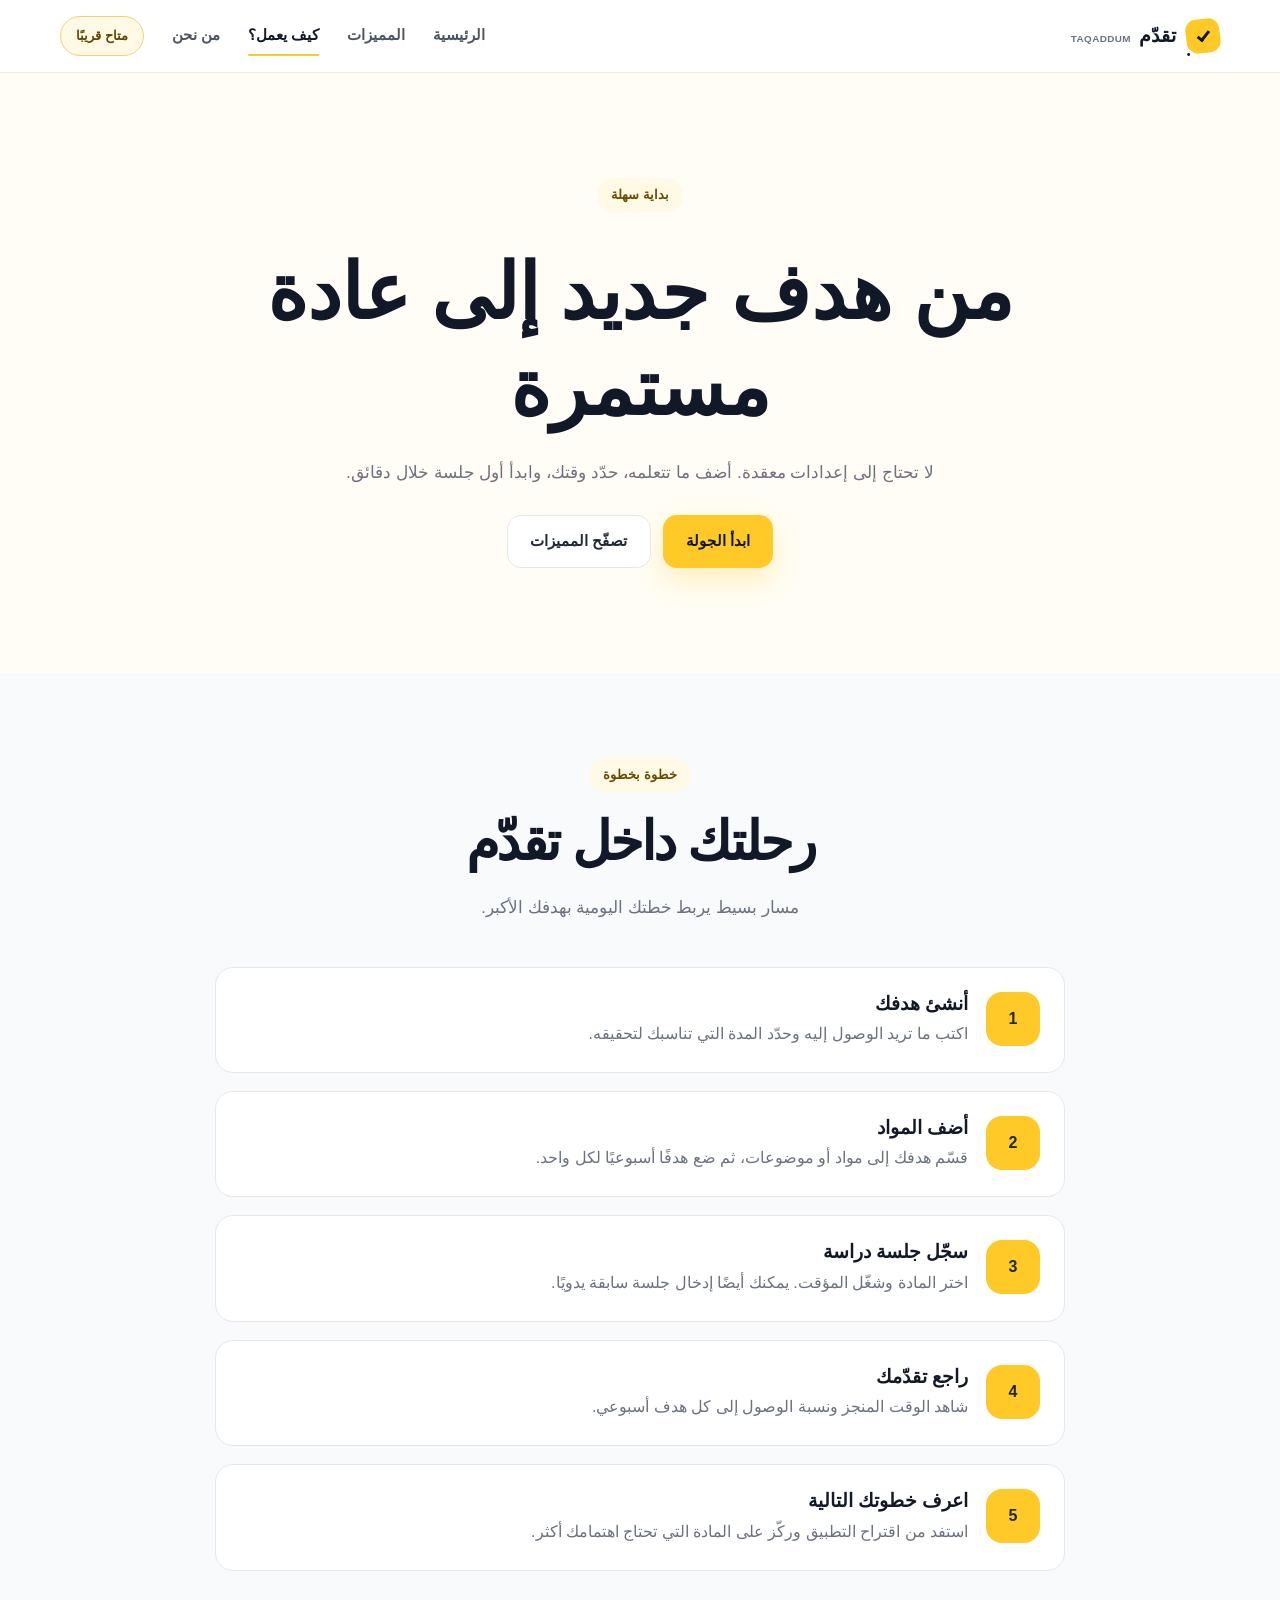
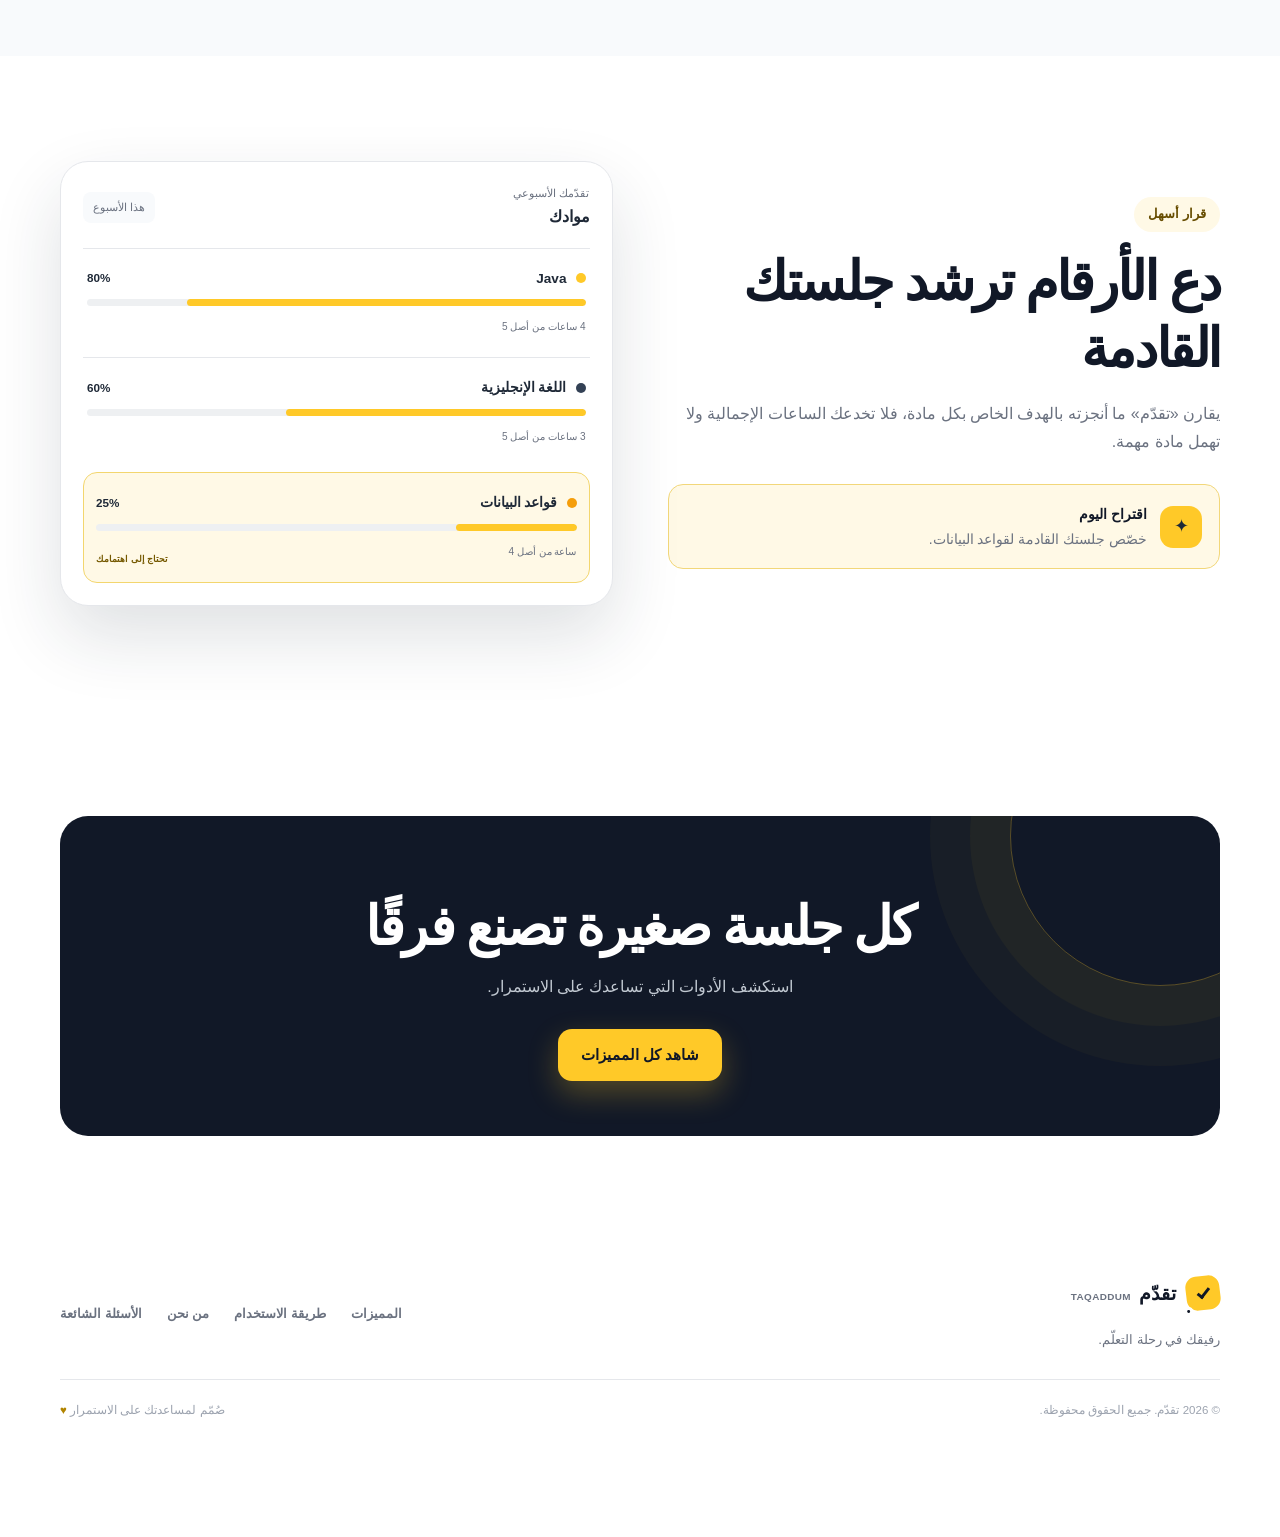
<file: how-it-works.html>
<!doctype html>
<html lang="ar" dir="rtl" class="no-js">
<head><meta charset="UTF-8"><meta name="viewport" content="width=device-width, initial-scale=1.0"><meta name="description" content="تعرّف على طريقة استخدام تطبيق تقدّم خطوة بخطوة."><meta name="theme-color" content="#ffc928"><title>كيف يعمل؟ | تقدّم</title><link rel="stylesheet" href="css/style.css"><script>document.documentElement.classList.replace("no-js", "js");</script><script src="js/main.js" defer></script></head>
<body><a class="skip-link" href="#main-content">انتقل إلى المحتوى الرئيسي</a>
  <header class="site-header"><div class="container header-inner"><a class="brand" href="index.html" aria-label="تقدّم، الصفحة الرئيسية"><span class="brand-mark" aria-hidden="true"><span></span></span><span class="brand-name">تقدّم <bdi lang="en">Taqaddum</bdi></span></a><button class="menu-toggle" type="button" aria-expanded="false" aria-controls="main-navigation" aria-label="فتح قائمة التنقل"><span></span><span></span><span></span></button><nav id="main-navigation" class="site-nav" aria-label="التنقل الرئيسي"><a href="index.html">الرئيسية</a><a href="features.html">المميزات</a><a href="how-it-works.html" aria-current="page">كيف يعمل؟</a><a href="about.html">من نحن</a><span class="nav-status">متاح قريبًا</span></nav></div></header>
  <main id="main-content">
    <section class="page-hero section"><div class="container"><span class="section-tag">بداية سهلة</span><h1>من هدف جديد إلى عادة مستمرة</h1><p>لا تحتاج إلى إعدادات معقدة. أضف ما تتعلمه، حدّد وقتك، وابدأ أول جلسة خلال دقائق.</p><div class="page-hero-actions"><a class="button button-primary" href="#journey">ابدأ الجولة</a><a class="button button-secondary" href="features.html">تصفّح المميزات</a></div></div></section>
    <section id="journey" class="content-section alt"><div class="container"><div class="section-heading center-text"><span class="section-tag">خطوة بخطوة</span><h2>رحلتك داخل تقدّم</h2><p>مسار بسيط يربط خطتك اليومية بهدفك الأكبر.</p></div><ol class="journey-list"><li><span>1</span><div><h3>أنشئ هدفك</h3><p>اكتب ما تريد الوصول إليه وحدّد المدة التي تناسبك لتحقيقه.</p></div></li><li><span>2</span><div><h3>أضف المواد</h3><p>قسّم هدفك إلى مواد أو موضوعات، ثم ضع هدفًا أسبوعيًا لكل واحد.</p></div></li><li><span>3</span><div><h3>سجّل جلسة دراسة</h3><p>اختر المادة وشغّل المؤقت. يمكنك أيضًا إدخال جلسة سابقة يدويًا.</p></div></li><li><span>4</span><div><h3>راجع تقدّمك</h3><p>شاهد الوقت المنجز ونسبة الوصول إلى كل هدف أسبوعي.</p></div></li><li><span>5</span><div><h3>اعرف خطوتك التالية</h3><p>استفد من اقتراح التطبيق وركّز على المادة التي تحتاج اهتمامك أكثر.</p></div></li></ol></div></section>
    <section class="smart-suggestion section"><div class="container suggestion-grid"><div class="suggestion-copy"><span class="section-tag">قرار أسهل</span><h2>دع الأرقام ترشد جلستك القادمة</h2><p>يقارن «تقدّم» ما أنجزته بالهدف الخاص بكل مادة، فلا تخدعك الساعات الإجمالية ولا تهمل مادة مهمة.</p><div class="tip-box"><span aria-hidden="true">✦</span><p><strong>اقتراح اليوم</strong>خصّص جلستك القادمة لقواعد البيانات.</p></div></div><div class="progress-panel" aria-label="مثال على تقدم المواد"><div class="panel-header"><div><small>تقدّمك الأسبوعي</small><strong>موادك</strong></div><span>هذا الأسبوع</span></div><div class="progress-item"><div><span class="panel-dot java"></span><strong>Java</strong><b>80%</b></div><div class="panel-track"><span style="width:80%"></span></div><small>4 ساعات من أصل 5</small></div><div class="progress-item"><div><span class="panel-dot english"></span><strong>اللغة الإنجليزية</strong><b>60%</b></div><div class="panel-track"><span style="width:60%"></span></div><small>3 ساعات من أصل 5</small></div><div class="progress-item needs-attention"><div><span class="panel-dot database"></span><strong>قواعد البيانات</strong><b>25%</b></div><div class="panel-track"><span style="width:25%"></span></div><small>ساعة من أصل 4</small><span class="attention-label">تحتاج إلى اهتمامك</span></div></div></div></section>
    <section class="final-cta section"><div class="container"><div class="cta-card"><div class="cta-decoration decoration-one" aria-hidden="true"></div><h2>كل جلسة صغيرة تصنع فرقًا</h2><p>استكشف الأدوات التي تساعدك على الاستمرار.</p><a class="button button-light" href="features.html">شاهد كل المميزات</a></div></div></section>
  </main>
  <footer class="site-footer"><div class="container footer-main"><div><a class="brand" href="index.html"><span class="brand-mark" aria-hidden="true"><span></span></span><span class="brand-name">تقدّم <bdi lang="en">Taqaddum</bdi></span></a><p>رفيقك في رحلة التعلّم.</p></div><nav aria-label="روابط التذييل"><a href="features.html">المميزات</a><a href="how-it-works.html">طريقة الاستخدام</a><a href="about.html">من نحن</a><a href="about.html#faq">الأسئلة الشائعة</a></nav></div><div class="container footer-bottom"><p>© 2026 تقدّم. جميع الحقوق محفوظة.</p><p>صُمّم لمساعدتك على الاستمرار <span aria-hidden="true">♥</span></p></div></footer>
</body></html>
</file>
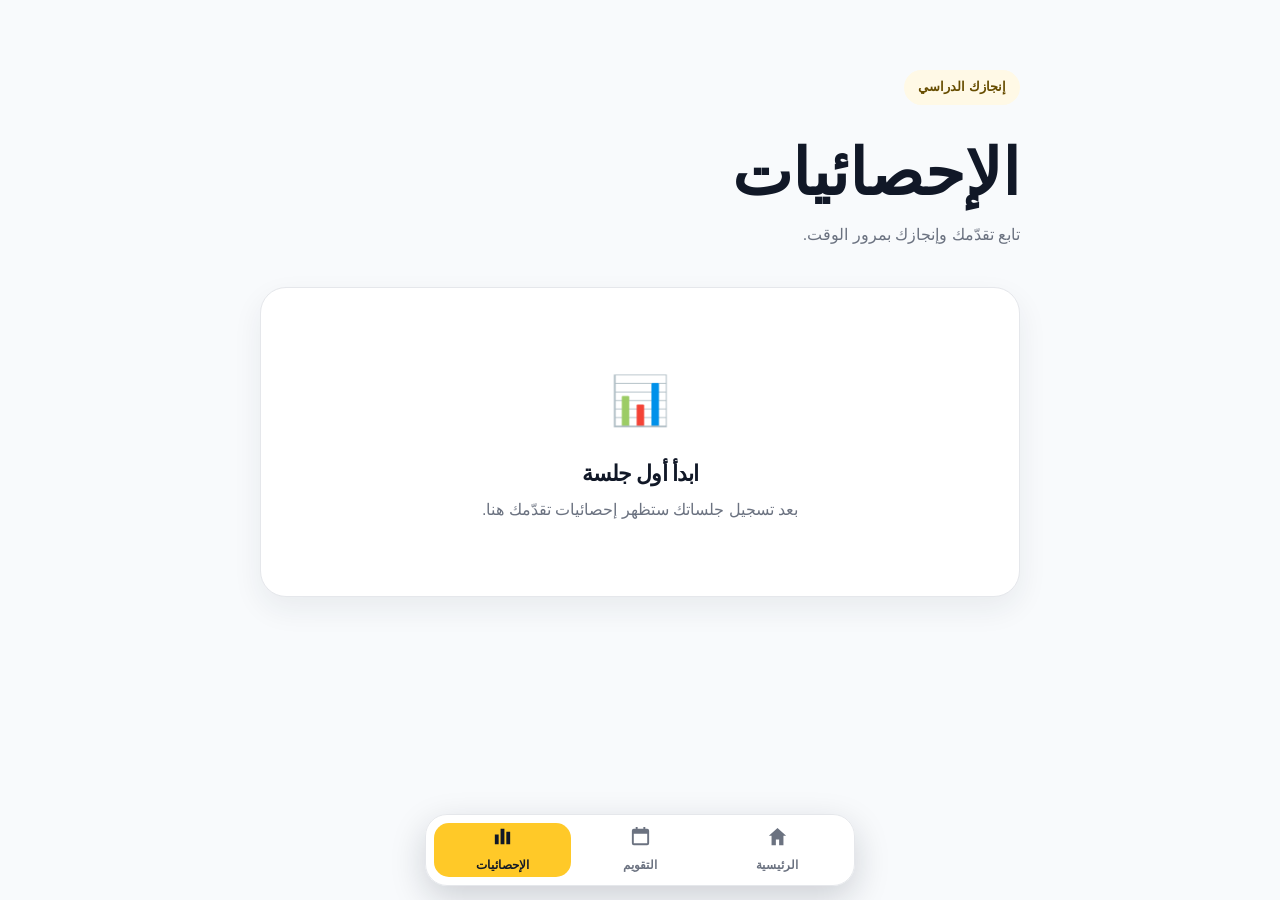
<file: statistics.html>
<!doctype html>
<html lang="ar" dir="rtl">
<head><meta charset="UTF-8"><meta name="viewport" content="width=device-width, initial-scale=1.0"><meta name="theme-color" content="#ffc928"><title>الإحصائيات | تقدّم</title><link rel="stylesheet" href="css/style.css"></head>
<body class="app-page">
  <main class="app-page-main">
    <span class="section-tag">إنجازك الدراسي</span><h1>الإحصائيات</h1><p>تابع تقدّمك وإنجازك بمرور الوقت.</p>
    <section class="empty-app-card"><span aria-hidden="true">📊</span><h2>ابدأ أول جلسة</h2><p>بعد تسجيل جلساتك ستظهر إحصائيات تقدّمك هنا.</p></section>
  </main>
  <nav class="app-bottom-nav" aria-label="صفحات التطبيق">
    <a href="index.html"><svg viewBox="0 0 24 24" aria-hidden="true"><path d="M3 11.2 12 3l9 8.2h-2.8V21h-4.5v-6h-3.4v6H5.8v-9.8Z"/></svg><span>الرئيسية</span></a>
    <a href="calendar.html"><svg viewBox="0 0 24 24" aria-hidden="true"><path d="M7 2h2v2h6V2h2v2h2a2 2 0 0 1 2 2v13a2 2 0 0 1-2 2H5a2 2 0 0 1-2-2V6a2 2 0 0 1 2-2h2Zm-2 7v10h14V9Z"/></svg><span>التقويم</span></a>
    <a class="is-active" href="statistics.html" aria-current="page"><svg viewBox="0 0 24 24" aria-hidden="true"><path d="M4 20h4V10H4Zm6 0h4V4h-4Zm6 0h4V7h-4Z"/></svg><span>الإحصائيات</span></a>
  </nav>
</body></html>
</file>
<file: css/style.css>
:root {
  --white: #fff;
  --yellow: #ffc928;
  --yellow-dark: #8a6800;
  --yellow-soft: #fff9e6;
  --yellow-pale: #fffdf5;
  --ink: #1f2937;
  --ink-deep: #111827;
  --muted: #6b7280;
  --line: #e5e7eb;
  --surface: #f8fafc;
  --shadow-sm: 0 12px 30px rgba(31, 41, 55, .07);
  --shadow-lg: 0 30px 70px rgba(31, 41, 55, .14);
  --radius: 18px;
  --container: 1160px;
}

*, *::before, *::after { box-sizing: border-box; }
html { scroll-behavior: smooth; scroll-padding-top: 90px; }
body {
  margin: 0;
  min-width: 320px;
  overflow-x: hidden;
  color: var(--ink);
  background: var(--white);
  font-family: Tahoma, Arial, "Segoe UI", sans-serif;
  line-height: 1.75;
  -webkit-font-smoothing: antialiased;
}
button, a { font: inherit; }
button { color: inherit; }
a { color: inherit; text-decoration: none; }
h1, h2, h3, p { margin-top: 0; }
h1, h2, h3 { color: var(--ink-deep); line-height: 1.25; }
h2 { margin-bottom: 18px; font-size: clamp(2rem, 6vw, 3.35rem); letter-spacing: -.045em; }
.container { width: min(calc(100% - 36px), var(--container)); margin-inline: auto; }
.narrow { max-width: 930px; }
.section { position: relative; padding-block: 82px; }
.center-text { text-align: center; }
.section-tag, .eyebrow {
  display: inline-flex;
  align-items: center;
  gap: 8px;
  margin-bottom: 16px;
  padding: 6px 14px;
  border-radius: 99px;
  color: #674d00;
  background: var(--yellow-soft);
  font-size: .82rem;
  font-weight: 800;
}
.section-lead, .section-heading > p, .faq-intro > p {
  max-width: 680px;
  margin-inline: auto;
  color: var(--muted);
  font-size: 1.04rem;
}
[hidden] { display: none !important; }
:focus-visible { outline: 3px solid var(--ink-deep); outline-offset: 4px; }
.skip-link {
  position: fixed;
  z-index: 1000;
  top: 12px;
  right: 12px;
  padding: 10px 16px;
  border-radius: 8px;
  background: var(--yellow);
  font-weight: 800;
  transform: translateY(-160%);
  transition: transform .2s ease;
}
.skip-link:focus { transform: translateY(0); }

/* Header */
.site-header {
  position: sticky;
  z-index: 100;
  top: 0;
  border-bottom: 1px solid rgba(229, 231, 235, .8);
  background: rgba(255, 255, 255, .92);
  backdrop-filter: blur(16px);
}
.header-inner { position: relative; display: flex; min-height: 72px; align-items: center; justify-content: space-between; }
.brand { display: inline-flex; align-items: center; gap: 10px; font-weight: 900; }
.brand-name { display: flex; align-items: baseline; gap: 8px; color: var(--ink-deep); font-size: 1.18rem; }
.brand-name bdi { color: var(--muted); font-size: .62rem; font-weight: 600; letter-spacing: .04em; text-transform: uppercase; }
.brand-mark {
  position: relative;
  display: grid;
  width: 34px;
  height: 34px;
  place-items: center;
  border-radius: 11px;
  background: var(--yellow);
  transform: rotate(-7deg);
}
.brand-mark::before, .brand-mark span { position: absolute; content: ""; }
.brand-mark::before {
  width: 13px;
  height: 7px;
  border-bottom: 3px solid var(--ink-deep);
  border-left: 3px solid var(--ink-deep);
  transform: rotate(-45deg) translate(1px, -1px);
}
.brand-mark span { bottom: -4px; left: -4px; width: 9px; height: 9px; border: 3px solid var(--white); border-radius: 50%; background: var(--ink-deep); }
.menu-toggle { display: none; width: 44px; height: 44px; padding: 10px; border: 1px solid var(--line); border-radius: 12px; background: var(--white); cursor: pointer; }
.menu-toggle span { display: block; width: 100%; height: 2px; margin-block: 5px; border-radius: 9px; background: var(--ink-deep); transition: transform .2s, opacity .2s; }
.menu-toggle[aria-expanded="true"] span:nth-child(1) { transform: translateY(7px) rotate(45deg); }
.menu-toggle[aria-expanded="true"] span:nth-child(2) { opacity: 0; }
.menu-toggle[aria-expanded="true"] span:nth-child(3) { transform: translateY(-7px) rotate(-45deg); }
.site-nav { display: flex; align-items: center; gap: 28px; color: #4b5563; font-size: .92rem; font-weight: 700; }
.site-nav a { position: relative; padding-block: 7px; }
.site-nav a::after { position: absolute; right: 0; bottom: 0; width: 0; height: 2px; border-radius: 2px; background: var(--yellow); content: ""; transition: width .2s; }
.site-nav a:hover::after, .site-nav a:focus-visible::after { width: 100%; }
.site-nav a[aria-current="page"] { color: var(--ink-deep); }
.site-nav a[aria-current="page"]::after { width: 100%; }
.nav-status { padding: 8px 15px; border: 1px solid #f0d36e; border-radius: 99px; color: #5d4700; background: var(--yellow-soft); font-size: .8rem; }

/* Inner pages */
.page-hero { padding-block: 85px 75px; overflow: hidden; background: var(--yellow-pale); text-align: center; }
.page-hero::before { position: absolute; inset: 0; background-image: radial-gradient(rgba(17, 24, 39, .13) .7px, transparent .7px); background-size: 23px 23px; content: ""; opacity: .35; }
.page-hero .container { position: relative; }
.page-hero h1 { max-width: 780px; margin: 16px auto 20px; font-size: clamp(2.5rem, 8vw, 4.8rem); }
.page-hero p { max-width: 680px; margin-inline: auto; color: var(--muted); font-size: 1.08rem; }
.page-hero-actions { display: flex; flex-wrap: wrap; justify-content: center; gap: 12px; margin-top: 28px; }
.content-section { padding-block: 85px; }
.content-section.alt { background: var(--surface); }
.detail-grid { display: grid; gap: 18px; margin-top: 38px; }
.detail-card { padding: 28px; border: 1px solid var(--line); border-radius: var(--radius); background: var(--white); }
.detail-card > span { display: grid; width: 46px; height: 46px; margin-bottom: 18px; place-items: center; border-radius: 14px; background: var(--yellow); font-weight: 900; }
.detail-card h3 { margin-bottom: 8px; }
.detail-card p { margin: 0; color: var(--muted); }
.journey-list { display: grid; gap: 18px; max-width: 850px; margin: 40px auto 0; padding: 0; list-style: none; }
.journey-list li { display: grid; grid-template-columns: 54px 1fr; gap: 18px; padding: 24px; border: 1px solid var(--line); border-radius: var(--radius); background: var(--white); }
.journey-list > li > span { display: grid; width: 54px; height: 54px; place-items: center; border-radius: 16px; background: var(--yellow); font-weight: 900; }
.journey-list h3 { margin-bottom: 5px; }
.journey-list p { margin: 0; color: var(--muted); }

/* Hero */
.hero { min-height: calc(100vh - 72px); display: flex; align-items: center; padding-block: 70px 100px; isolation: isolate; }
.hero::before {
  position: absolute;
  z-index: -2;
  inset: 0;
  background-image: radial-gradient(#d9dde3 .7px, transparent .7px);
  background-size: 23px 23px;
  opacity: .42;
  content: "";
  mask-image: linear-gradient(to bottom, #000, transparent 85%);
}
.hero-glow { position: absolute; z-index: -1; border-radius: 50%; filter: blur(8px); opacity: .65; }
.glow-one { top: 15%; right: -120px; width: 310px; height: 310px; background: rgba(255, 201, 40, .18); }
.glow-two { bottom: 5%; left: -80px; width: 240px; height: 240px; background: rgba(255, 201, 40, .12); }
.hero-grid { display: grid; align-items: center; gap: 60px; }
.hero-copy { text-align: center; }
.eyebrow span { color: #b18400; font-size: .65rem; }
.hero h1 { max-width: 700px; margin-bottom: 24px; font-size: clamp(3rem, 12vw, 5.5rem); letter-spacing: -.065em; }
.hero h1 span { position: relative; z-index: 0; display: inline-block; }
.hero h1 span::after { position: absolute; z-index: -1; right: -2%; bottom: 8%; width: 104%; height: 19%; border-radius: 10px 3px 8px 4px; background: var(--yellow); content: ""; transform: rotate(-1deg); }
.hero-copy > p { max-width: 610px; margin-inline: auto; color: var(--muted); font-size: 1.08rem; }
.hero-actions { display: flex; flex-direction: column; gap: 12px; margin-block: 32px 20px; }
.button { display: inline-flex; min-height: 52px; align-items: center; justify-content: center; gap: 10px; padding: 12px 22px; border: 1px solid transparent; border-radius: 14px; font-size: .94rem; font-weight: 900; transition: transform .2s, box-shadow .2s, background .2s; }
.button-primary, .button-light { color: var(--ink-deep); background: var(--yellow); box-shadow: 0 12px 30px rgba(255, 201, 40, .28); }
.button:disabled { cursor: not-allowed; opacity: 1; }
.button-secondary { border-color: var(--line); background: var(--white); }
.button-secondary:hover { border-color: #cbd0d8; box-shadow: var(--shadow-sm); transform: translateY(-2px); }
.hero-note { display: flex; align-items: center; justify-content: center; gap: 8px; font-size: .78rem !important; }
.hero-note span { display: grid; width: 20px; height: 20px; place-items: center; border-radius: 50%; color: #496000; background: var(--yellow-soft); font-weight: 900; }

/* Phone mockup */
.phone-stage { position: relative; min-height: 590px; display: grid; place-items: center; direction: rtl; }
.orbit { position: absolute; border: 1px dashed rgba(232, 174, 0, .36); border-radius: 50%; }
.orbit-one { width: 440px; height: 440px; }
.orbit-two { width: 530px; height: 530px; }
.phone { position: relative; z-index: 2; width: min(310px, 82vw); padding: 10px; border: 5px solid var(--ink-deep); border-radius: 43px; background: var(--ink-deep); box-shadow: var(--shadow-lg), 0 0 0 9px rgba(255, 201, 40, .08); transform: rotate(-2deg); }
.phone-speaker { position: absolute; z-index: 4; top: 14px; left: 50%; width: 82px; height: 20px; border-radius: 0 0 14px 14px; background: var(--ink-deep); transform: translateX(-50%); }
.phone-screen { min-height: 540px; padding: 36px 17px 20px; overflow: hidden; border-radius: 31px; background: #fafafa; font-size: .7rem; }
.app-topbar, .card-label-row, .suggestion-card, .subject-row, .panel-header, .progress-item > div, .notification-card { display: flex; align-items: center; }
.app-topbar { justify-content: space-between; margin-bottom: 20px; }
.app-topbar small, .app-topbar strong, .suggestion-card strong, .suggestion-card small { display: block; }
.app-topbar small { color: var(--muted); }
.app-topbar strong { margin-top: 1px; font-size: .91rem; }
.avatar { display: grid; width: 34px; height: 34px; place-items: center; border-radius: 12px; background: var(--yellow); font-weight: 900; }
.weekly-card { padding: 17px; border-radius: 18px; background: var(--ink-deep); color: var(--white); box-shadow: 0 12px 25px rgba(17, 24, 39, .18); }
.card-label-row { justify-content: space-between; color: #d1d5db; }
.card-label-row b { color: var(--yellow); }
.weekly-card > strong { display: block; margin-block: 8px; font-size: .82rem; }
.weekly-card > strong span { color: var(--yellow); font-size: 1.55rem; }
.weekly-card > small { color: #9ca3af; }
.progress-track, .mini-progress, .panel-track { overflow: hidden; border-radius: 99px; background: #374151; }
.progress-track { height: 7px; margin-bottom: 8px; }
.progress-track span, .mini-progress span, .panel-track span { display: block; height: 100%; border-radius: inherit; background: var(--yellow); }
.app-section-title { margin: 18px 2px 7px; font-weight: 900; }
.suggestion-card { gap: 10px; padding: 12px; border: 1px solid #f2d77a; border-radius: 14px; background: var(--yellow-soft); }
.suggestion-card > div { min-width: 0; flex: 1; }
.suggestion-card small { color: var(--muted); font-size: .58rem; }
.subject-icon { display: grid; width: 34px; height: 34px; place-items: center; border-radius: 10px; background: var(--yellow); font-family: Consolas, monospace; font-size: .65rem; font-weight: 900; }
.arrow { font-size: 1rem; }
.subject-row { gap: 7px; margin-bottom: 11px; }
.subject-dot { width: 8px; height: 8px; border-radius: 50%; }
.subject-dot.yellow { background: var(--yellow); }
.subject-dot.dark { background: var(--ink); }
.subject-row > span:nth-child(2) { width: 54px; }
.mini-progress { height: 5px; flex: 1; background: #e5e7eb; }
.subject-row b { width: 30px; font-size: .6rem; text-align: left; }
.start-session { margin-top: 8px; padding: 10px; border-radius: 11px; background: var(--yellow); text-align: center; font-weight: 900; }
.floating-chip { position: absolute; z-index: 3; display: none; align-items: center; gap: 10px; min-width: 155px; padding: 10px 13px; border: 1px solid rgba(229, 231, 235, .8); border-radius: 14px; background: rgba(255, 255, 255, .96); box-shadow: var(--shadow-sm); font-size: .67rem; }
.floating-chip > span { display: grid; width: 31px; height: 31px; place-items: center; border-radius: 10px; background: var(--yellow); font-size: .9rem; font-weight: 900; }
.floating-chip b, .floating-chip small { display: block; }
.floating-chip small { color: var(--muted); font-size: .55rem; }
.chip-goal { top: 15%; right: 0; transform: rotate(3deg); }
.chip-streak { bottom: 19%; left: 0; transform: rotate(-3deg); }

/* Story and features */
.problem { overflow: hidden; background: var(--yellow-pale); }
.problem::before, .problem::after { position: absolute; border: 18px solid rgba(255, 201, 40, .13); border-radius: 50%; content: ""; }
.problem::before { top: -90px; right: -90px; width: 210px; height: 210px; }
.problem::after { bottom: -120px; left: -110px; width: 280px; height: 280px; }
.problem-flow { position: relative; z-index: 1; display: grid; gap: 12px; margin-top: 45px; }
.problem-flow div { display: flex; align-items: center; gap: 12px; padding: 13px 17px; border: 1px solid rgba(229, 231, 235, .8); border-radius: 14px; background: var(--white); box-shadow: var(--shadow-sm); }
.problem-flow div span { color: var(--yellow-dark); font-size: .7rem; font-weight: 900; }
.problem-flow i { display: none; color: #b18400; font-size: 1.3rem; font-style: normal; }
.section-heading { margin-bottom: 44px; }
.feature-grid { display: grid; gap: 16px; }
.feature-card { position: relative; min-height: 245px; padding: 28px; overflow: hidden; border: 1px solid var(--line); border-radius: var(--radius); background: var(--white); transition: transform .25s, box-shadow .25s, border-color .25s; }
.feature-card:hover { border-color: #efd568; box-shadow: var(--shadow-sm); transform: translateY(-5px); }
.feature-card.featured { border-color: #f3d66e; background: var(--yellow-soft); }
.feature-number { position: absolute; top: 21px; left: 24px; color: #d1d5db; font-size: .7rem; font-weight: 900; }
.feature-icon { display: grid; width: 50px; height: 50px; margin-bottom: 23px; place-items: center; border-radius: 15px; background: var(--yellow-soft); font-size: 1.55rem; font-weight: 900; }
.featured .feature-icon { background: var(--yellow); }
.target-icon { position: relative; }
.target-icon::before, .target-icon span { position: absolute; border: 2px solid var(--ink-deep); border-radius: 50%; content: ""; }
.target-icon::before { width: 25px; height: 25px; }
.target-icon span { width: 11px; height: 11px; background: var(--ink-deep); }
.chart-icon { display: flex; align-items: flex-end; justify-content: center; gap: 4px; }
.chart-icon i { width: 5px; border-radius: 4px 4px 0 0; background: var(--ink-deep); }
.chart-icon i:nth-child(1) { height: 12px; } .chart-icon i:nth-child(2) { height: 22px; } .chart-icon i:nth-child(3) { height: 17px; }
.feature-card h3 { margin-bottom: 9px; font-size: 1.15rem; }
.feature-card p { margin-bottom: 0; color: var(--muted); font-size: .91rem; }

/* Steps */
.how-it-works { background: var(--surface); }
.steps-list { display: grid; gap: 18px; margin: 0; padding: 0; list-style: none; }
.steps-list li { position: relative; display: flex; gap: 17px; padding: 22px; border: 1px solid var(--line); border-radius: var(--radius); background: var(--white); }
.step-number { display: grid; width: 43px; height: 43px; flex: 0 0 43px; place-items: center; border-radius: 14px; background: var(--yellow); font-weight: 900; }
.steps-list h3 { margin-bottom: 5px; font-size: 1rem; }
.steps-list p { margin-bottom: 0; color: var(--muted); font-size: .87rem; }

/* Progress recommendation */
.suggestion-grid, .reminders-grid { display: grid; align-items: center; gap: 55px; }
.suggestion-copy > p, .reminders-copy > p { color: var(--muted); font-size: 1rem; }
.tip-box { display: flex; align-items: center; gap: 13px; margin-top: 28px; padding: 17px; border: 1px solid #f2d77a; border-radius: 15px; background: var(--yellow-soft); }
.tip-box > span { display: grid; width: 42px; height: 42px; flex: 0 0 42px; place-items: center; border-radius: 13px; background: var(--yellow); font-size: 1.1rem; }
.tip-box p, .tip-box strong { display: block; margin: 0; }
.tip-box p { color: var(--muted); font-size: .87rem; }
.tip-box strong { color: var(--ink-deep); }
.progress-panel { padding: 22px; border: 1px solid var(--line); border-radius: 28px; background: var(--white); box-shadow: var(--shadow-lg); }
.panel-header { justify-content: space-between; padding-bottom: 17px; border-bottom: 1px solid var(--line); }
.panel-header small, .panel-header strong { display: block; }
.panel-header small { color: var(--muted); font-size: .68rem; }
.panel-header > span { padding: 6px 10px; border-radius: 8px; color: var(--muted); background: var(--surface); font-size: .68rem; }
.progress-item { position: relative; padding: 18px 4px; }
.progress-item + .progress-item { border-top: 1px solid var(--line); }
.progress-item > div:first-child { gap: 9px; }
.progress-item strong { flex: 1; font-size: .85rem; }
.progress-item b { font-size: .73rem; }
.panel-dot { width: 10px; height: 10px; border-radius: 50%; }
.panel-dot.java { background: var(--yellow); } .panel-dot.english { background: #334155; } .panel-dot.database { background: #f59e0b; }
.panel-track { height: 7px; margin-block: 9px 5px; background: #eef0f2; }
.progress-item > small { color: var(--muted); font-size: .63rem; }
.needs-attention { margin-top: 5px; padding-inline: 12px; border: 1px solid #f3d66e !important; border-radius: 14px; background: var(--yellow-soft); }
.attention-label { position: absolute; bottom: 15px; left: 12px; color: #755900; font-size: .58rem; font-weight: 800; }

/* Reminders */
.reminders { overflow: hidden; background: var(--ink-deep); }
.reminders h2, .reminders-copy { color: var(--white); }
.reminders-copy > p { color: #aeb6c3; }
.notification-stack { position: relative; min-height: 330px; display: grid; align-content: center; direction: rtl; }
.notification-stack::before { position: absolute; top: 50%; left: 50%; width: 290px; height: 290px; border-radius: 50%; background: var(--yellow); content: ""; transform: translate(-50%, -50%); }
.notification-card { position: relative; z-index: 2; gap: 13px; width: min(100%, 390px); padding: 17px; border: 1px solid rgba(255, 255, 255, .75); border-radius: 19px; background: rgba(255, 255, 255, .96); box-shadow: 0 22px 40px rgba(0, 0, 0, .25); }
.notification-card.front { justify-self: end; transform: rotate(2deg); }
.notification-card.back { z-index: 1; justify-self: start; opacity: .8; transform: translateY(-8px) rotate(-2deg) scale(.92); }
.notification-logo { display: grid; width: 43px; height: 43px; flex: 0 0 43px; place-items: center; border-radius: 13px; background: var(--yellow); font-weight: 900; }
.notification-card > div { min-width: 0; flex: 1; }
.notification-card small { float: left; color: var(--muted); font-size: .6rem; }
.notification-card p { margin: 4px 0 0; color: var(--ink); font-size: .78rem; }
.check-list { display: grid; gap: 12px; margin: 28px 0 0; padding: 0; list-style: none; }
.check-list li { display: flex; align-items: center; gap: 11px; color: #e5e7eb; font-size: .9rem; }
.check-list span { display: grid; width: 25px; height: 25px; place-items: center; border-radius: 8px; color: var(--ink-deep); background: var(--yellow); font-weight: 900; }

/* About */
.about { overflow: hidden; background: var(--yellow-pale); }
.about-grid { display: grid; align-items: center; gap: 55px; }
.about-copy > p { max-width: 660px; color: var(--muted); font-size: 1rem; }
.about-visual {
  position: relative;
  min-height: 350px;
  display: grid;
  place-items: center;
  overflow: hidden;
  border: 1px solid #f2d77a;
  border-radius: 28px;
  background: var(--yellow);
  isolation: isolate;
}
.about-visual::before {
  position: absolute;
  z-index: -2;
  inset: 0;
  background-image: radial-gradient(rgba(17, 24, 39, .22) .8px, transparent .8px);
  background-size: 22px 22px;
  content: "";
  opacity: .35;
}
.about-visual > p { margin: 0; color: var(--ink-deep); font-size: clamp(2.3rem, 8vw, 4rem); font-weight: 900; line-height: 1.3; letter-spacing: -.05em; }
.about-visual > p strong { position: relative; z-index: 1; }
.about-visual > p strong::after { position: absolute; z-index: -1; right: -4%; bottom: 3px; width: 108%; height: 12px; border-radius: 8px; background: var(--white); content: ""; transform: rotate(-2deg); }
.about-mark { position: absolute; top: 28px; left: 28px; width: 50px; height: 50px; border: 2px solid var(--ink-deep); border-radius: 16px; transform: rotate(-8deg); }
.about-mark::before, .about-mark::after { position: absolute; content: ""; }
.about-mark::before { top: 22px; left: 12px; width: 23px; height: 11px; border-bottom: 4px solid var(--ink-deep); border-left: 4px solid var(--ink-deep); transform: rotate(-45deg); }
.about-mark::after { top: -7px; right: -7px; width: 12px; height: 12px; border: 3px solid var(--yellow); border-radius: 50%; background: var(--ink-deep); }
.about-orbit { position: absolute; z-index: -1; border: 1px solid rgba(17, 24, 39, .18); border-radius: 50%; }
.orbit-small { right: -80px; bottom: -100px; width: 260px; height: 260px; }
.orbit-large { right: -130px; bottom: -150px; width: 360px; height: 360px; }
.about-values { display: grid; gap: 14px; margin-top: 30px; }
.about-values article { display: flex; gap: 14px; padding: 18px; border: 1px solid var(--line); border-radius: 16px; background: var(--white); }
.about-values article > span { display: grid; width: 42px; height: 42px; flex: 0 0 42px; place-items: center; border-radius: 13px; color: var(--yellow-dark); background: var(--yellow-soft); font-size: .72rem; font-weight: 900; }
.about-values h3 { margin-bottom: 4px; font-size: 1rem; }
.about-values p { margin: 0; color: var(--muted); font-size: .85rem; }

/* FAQ */
.faq-layout { display: grid; gap: 45px; }
.faq-intro { text-align: center; }
.accordion { border-top: 1px solid var(--line); }
.faq-item { border-bottom: 1px solid var(--line); }
.faq-item h3 { margin: 0; }
.faq-item button { display: flex; width: 100%; align-items: center; justify-content: space-between; gap: 20px; padding: 23px 2px; border: 0; background: transparent; cursor: pointer; text-align: right; font-size: 1rem; font-weight: 900; }
.faq-item button i { position: relative; width: 28px; height: 28px; flex: 0 0 28px; border-radius: 9px; background: var(--yellow-soft); }
.faq-item button i::before, .faq-item button i::after { position: absolute; top: 50%; left: 50%; width: 11px; height: 2px; border-radius: 2px; background: var(--ink-deep); content: ""; transform: translate(-50%, -50%); transition: transform .2s; }
.faq-item button i::after { transform: translate(-50%, -50%) rotate(90deg); }
.faq-item button[aria-expanded="true"] i { background: var(--yellow); }
.faq-item button[aria-expanded="true"] i::after { transform: translate(-50%, -50%); }
.faq-answer { padding: 0 2px 22px; }
.faq-answer p { max-width: 650px; margin: 0; color: var(--muted); font-size: .9rem; }

/* Final CTA and footer */
.final-cta { padding-top: 40px; }
.cta-card { position: relative; padding: 55px 22px; overflow: hidden; border-radius: 28px; color: var(--white); background: var(--ink-deep); text-align: center; }
.cta-card h2 { position: relative; margin-block: 22px 13px; color: var(--white); }
.cta-card > p { position: relative; max-width: 590px; margin: 0 auto 28px; color: #c1c8d1; }
.brand-mark-light { display: inline-grid; position: relative; }
.button-light { position: relative; }
.cta-decoration { position: absolute; border: 1px solid rgba(255, 201, 40, .3); border-radius: 50%; }
.decoration-one { top: -130px; right: -90px; width: 300px; height: 300px; box-shadow: 0 0 0 40px rgba(255, 201, 40, .04), 0 0 0 80px rgba(255, 201, 40, .03); }
.decoration-two { bottom: -160px; left: -100px; width: 340px; height: 340px; }
.site-footer { padding-block: 35px 24px; }
.footer-main { display: flex; flex-direction: column; gap: 25px; padding-bottom: 28px; border-bottom: 1px solid var(--line); }
.footer-main > div > p { margin: 9px 0 0; color: var(--muted); font-size: .83rem; }
.footer-main nav { display: flex; flex-wrap: wrap; gap: 16px 25px; color: var(--muted); font-size: .83rem; font-weight: 700; }
.footer-main nav a:hover { color: var(--ink-deep); }
.footer-bottom { display: flex; flex-direction: column; gap: 5px; padding-top: 20px; color: #9ca3af; font-size: .72rem; }
.footer-bottom p { margin: 0; }
.footer-bottom span { color: #b18400; }

/* App bottom navigation */
.app-bottom-nav {
  position: fixed;
  z-index: 100;
  right: 50%;
  bottom: 14px;
  display: grid;
  width: min(calc(100% - 28px), 430px);
  grid-template-columns: repeat(3, 1fr);
  padding: 8px;
  border: 1px solid var(--line);
  border-radius: 22px;
  background: rgba(255, 255, 255, .96);
  box-shadow: 0 12px 35px rgba(17, 24, 39, .18);
  transform: translateX(50%);
  backdrop-filter: blur(14px);
}
.app-bottom-nav a { display: grid; min-height: 54px; gap: 3px; place-items: center; border-radius: 15px; color: var(--muted); font-size: .72rem; font-weight: 800; }
.app-bottom-nav svg { width: 23px; height: 23px; fill: currentColor; }
.app-bottom-nav a:hover, .app-bottom-nav a:focus-visible { color: var(--ink-deep); background: var(--yellow-soft); }
.app-bottom-nav a.is-active { color: var(--ink-deep); background: var(--yellow); }
body { padding-bottom: 92px; }
.app-page { min-height: 100vh; background: var(--surface); }
.app-page-main { width: min(calc(100% - 40px), 760px); margin-inline: auto; padding-block: 70px 130px; }
.app-page-main h1 { margin: 12px 0 8px; font-size: clamp(2.4rem, 9vw, 4rem); }
.app-page-main > p { color: var(--muted); }
.empty-app-card { display: grid; min-height: 310px; margin-top: 38px; padding: 32px; place-content: center; border: 1px solid var(--line); border-radius: 26px; background: var(--white); box-shadow: var(--shadow-sm); text-align: center; }
.empty-app-card > span { font-size: 3rem; }
.empty-app-card h2 { margin: 18px 0 8px; font-size: 1.35rem; }
.empty-app-card p { margin: 0; color: var(--muted); }

/* Responsive */
@media (max-width: 767px) {
  .js .menu-toggle { display: block; }
  .site-nav { flex-wrap: wrap; justify-content: center; }
  .js .site-nav { position: absolute; top: calc(100% + 8px); right: 0; left: 0; display: grid; gap: 2px; padding: 10px; border: 1px solid var(--line); border-radius: 16px; background: var(--white); box-shadow: var(--shadow-sm); opacity: 0; visibility: hidden; transform: translateY(-8px); transition: opacity .2s, transform .2s, visibility .2s; }
  .js .site-nav.is-open { opacity: 1; visibility: visible; transform: translateY(0); }
  .js .site-nav a, .js .site-nav .nav-status { padding: 10px 12px; }
  .js .site-nav .nav-status { margin-top: 5px; text-align: center; }
  .no-js .header-inner { flex-wrap: wrap; padding-block: 12px; }
  .no-js .site-nav { width: 100%; margin-top: 10px; }
}

@media (min-width: 600px) {
  .container { width: min(calc(100% - 64px), var(--container)); }
  .section { padding-block: 105px; }
  .hero-actions { flex-direction: row; justify-content: center; }
  .floating-chip { display: flex; }
  .feature-grid, .steps-list { grid-template-columns: repeat(2, minmax(0, 1fr)); }
  .detail-grid { grid-template-columns: repeat(2, minmax(0, 1fr)); }
  .footer-main, .footer-bottom { flex-direction: row; align-items: center; justify-content: space-between; }
}

@media (min-width: 768px) {
  .problem-flow { grid-template-columns: 1fr auto 1fr auto 1fr auto 1fr; align-items: center; }
  .problem-flow div { min-height: 100px; flex-direction: column; justify-content: center; }
  .problem-flow i { display: block; }
  .suggestion-grid, .reminders-grid, .about-grid { grid-template-columns: repeat(2, minmax(0, 1fr)); }
  .about-copy { order: -1; }
  .faq-layout { grid-template-columns: .72fr 1.28fr; }
  .faq-intro { position: sticky; top: 120px; align-self: start; text-align: right; }
  .faq-intro > p { margin-inline: 0; }
}

@media (min-width: 960px) {
  .hero-grid { grid-template-columns: 1.03fr .97fr; gap: 40px; }
  .hero-copy { text-align: right; }
  .hero-copy > p { margin-inline: 0; }
  .hero-actions { justify-content: flex-start; }
  .hero-note { justify-content: flex-start; }
  .phone-stage { min-height: 620px; }
  .feature-grid { grid-template-columns: repeat(3, minmax(0, 1fr)); }
  .detail-grid { grid-template-columns: repeat(3, minmax(0, 1fr)); }
  .steps-list { position: relative; grid-template-columns: repeat(4, minmax(0, 1fr)); }
  .steps-list::before { position: absolute; z-index: 0; top: 43px; right: 10%; left: 10%; border-top: 1px dashed #d7b43d; content: ""; }
  .steps-list li { z-index: 1; flex-direction: column; border: 0; background: transparent; text-align: center; }
  .step-number { margin-inline: auto; box-shadow: 0 0 0 9px var(--surface); }
}

@media (prefers-reduced-motion: reduce) {
  html { scroll-behavior: auto; }
  *, *::before, *::after { scroll-behavior: auto !important; transition-duration: .01ms !important; }
}
</file>
